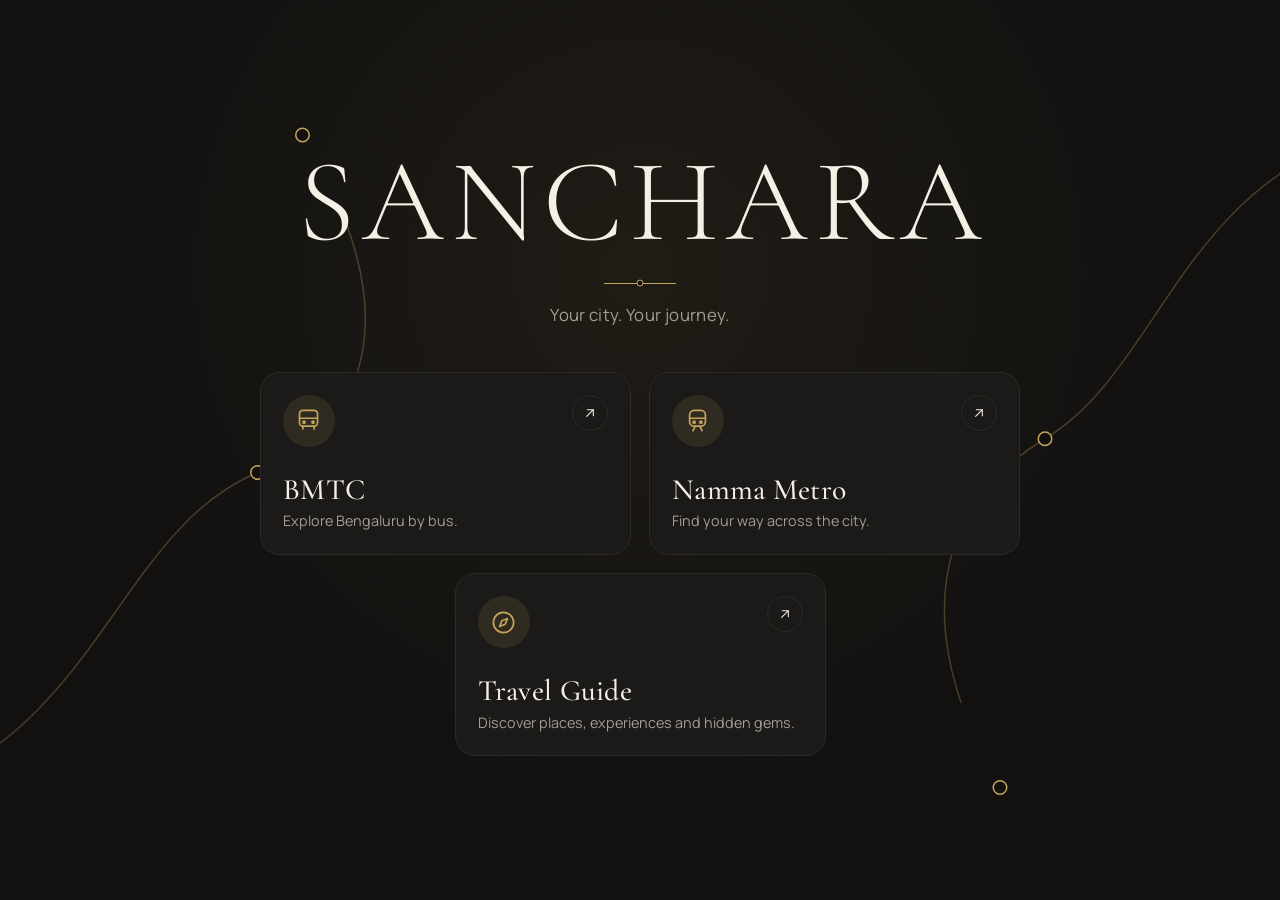
<file: frontend/index.html>
<!DOCTYPE html>
<html lang="en">
<head>
  <meta charset="utf-8">
  <meta name="viewport" content="width=device-width, initial-scale=1, viewport-fit=cover">
  <meta name="theme-color" content="#121110">
  <meta name="description" content="SANCHARA helps you move around Bengaluru by bus and metro, and discover the city as a visitor.">
  <title>SANCHARA | Your city. Your journey.</title>

  <link rel="preconnect" href="https://fonts.googleapis.com">
  <link rel="preconnect" href="https://fonts.gstatic.com" crossorigin>
  <link rel="stylesheet" href="https://fonts.googleapis.com/css2?family=Cormorant+Garamond:wght@300;400;500&family=Manrope:wght@400;500;600&display=swap">
  <link rel="stylesheet" href="css/landing.css">
  <link rel="stylesheet" href="bmtc/css/bus-animations.css">
</head>
<body>

  <!-- Decorative route lines. Purely visual, hidden from assistive tech. -->
  <div class="routes" aria-hidden="true">
    <svg viewBox="0 0 1200 800" preserveAspectRatio="xMidYMid slice" focusable="false">
      <path class="route" pathLength="1" d="M -40 700 C 120 640, 140 470, 260 420 S 380 250, 300 120"/>
      <path class="route route--b" pathLength="1" d="M 1240 120 C 1080 170, 1060 330, 960 390 S 840 560, 920 700"/>
      <g class="stops">
        <circle cx="260" cy="420" r="6"/>
        <circle cx="300" cy="120" r="6"/>
        <circle cx="960" cy="390" r="6"/>
        <circle cx="920" cy="700" r="6"/>
      </g>
      <circle class="traveler" r="4.5"/>
      <circle class="traveler traveler--b" r="4.5"/>
    </svg>
  </div>

  <main class="stage">

    <header class="identity">
      <h1 class="wordmark reveal" style="--d:300">SANCHARA</h1>
      <span class="rule reveal" style="--d:520" aria-hidden="true"></span>
      <p class="tagline reveal" style="--d:600">Your city. Your journey.</p>
    </header>

    <!--
      ROUTES: replace the three href values below with the real paths used in your app
      (for example "/bmtc", "/metro", "/travel-guide" if you use a client-side router).
    -->
    <nav class="cards" aria-label="SANCHARA sections">

      <a class="card card--bus reveal" style="--d:800" href="./bmtc/" data-nav>
        <span class="card__icon" aria-hidden="true">
          <svg viewBox="0 0 24 24" fill="none" stroke="currentColor" stroke-width="1.5" stroke-linecap="round" stroke-linejoin="round">
            <rect x="4" y="3" width="16" height="14" rx="3"/>
            <path d="M4 10h16"/>
            <path d="M7 17v2.5M17 17v2.5"/>
            <circle cx="8" cy="13.5" r=".9" fill="currentColor"/>
            <circle cx="16" cy="13.5" r=".9" fill="currentColor"/>
          </svg>
        </span>
        <span class="card__arrow" aria-hidden="true">
          <svg viewBox="0 0 24 24" fill="none" stroke="currentColor" stroke-width="1.6" stroke-linecap="round" stroke-linejoin="round"><path d="M7 17 17 7M8 7h9v9"/></svg>
        </span>
        <span class="card__body">
          <span class="card__title">BMTC</span>
          <span class="card__desc">Explore Bengaluru by bus.</span>
        </span>
      </a>

      <a class="card card--metro reveal" style="--d:950" href="./metro/" data-nav>
        <span class="card__icon" aria-hidden="true">
          <svg viewBox="0 0 24 24" fill="none" stroke="currentColor" stroke-width="1.5" stroke-linecap="round" stroke-linejoin="round">
            <rect x="5" y="3" width="14" height="14" rx="4"/>
            <path d="M5 10h14"/>
            <path d="M8 21l2-4M16 21l-2-4"/>
            <circle cx="9" cy="13.5" r=".9" fill="currentColor"/>
            <circle cx="15" cy="13.5" r=".9" fill="currentColor"/>
          </svg>
        </span>
        <span class="card__arrow" aria-hidden="true">
          <svg viewBox="0 0 24 24" fill="none" stroke="currentColor" stroke-width="1.6" stroke-linecap="round" stroke-linejoin="round"><path d="M7 17 17 7M8 7h9v9"/></svg>
        </span>
        <span class="card__body">
          <span class="card__title">Namma Metro</span>
          <span class="card__desc">Find your way across the city.</span>
        </span>
      </a>

      <a class="card card--guide card--wide reveal" style="--d:1100" href="./travel-guide/" data-nav>
        <span class="card__icon" aria-hidden="true">
          <svg viewBox="0 0 24 24" fill="none" stroke="currentColor" stroke-width="1.5" stroke-linecap="round" stroke-linejoin="round">
            <circle cx="12" cy="12" r="9"/>
            <path class="needle" d="M15.5 8.5 13.5 13.5 8.5 15.5 10.5 10.5Z"/>
          </svg>
        </span>
        <span class="card__arrow" aria-hidden="true">
          <svg viewBox="0 0 24 24" fill="none" stroke="currentColor" stroke-width="1.6" stroke-linecap="round" stroke-linejoin="round"><path d="M7 17 17 7M8 7h9v9"/></svg>
        </span>
        <span class="card__body">
          <span class="card__title">Travel Guide</span>
          <span class="card__desc">Discover places, experiences and hidden gems.</span>
        </span>
      </a>

    </nav>
  </main>

  <script src="bmtc/js/bus-animator.js"></script>
  <script src="js/landing.js" defer></script>
</body>
</html>
</file>
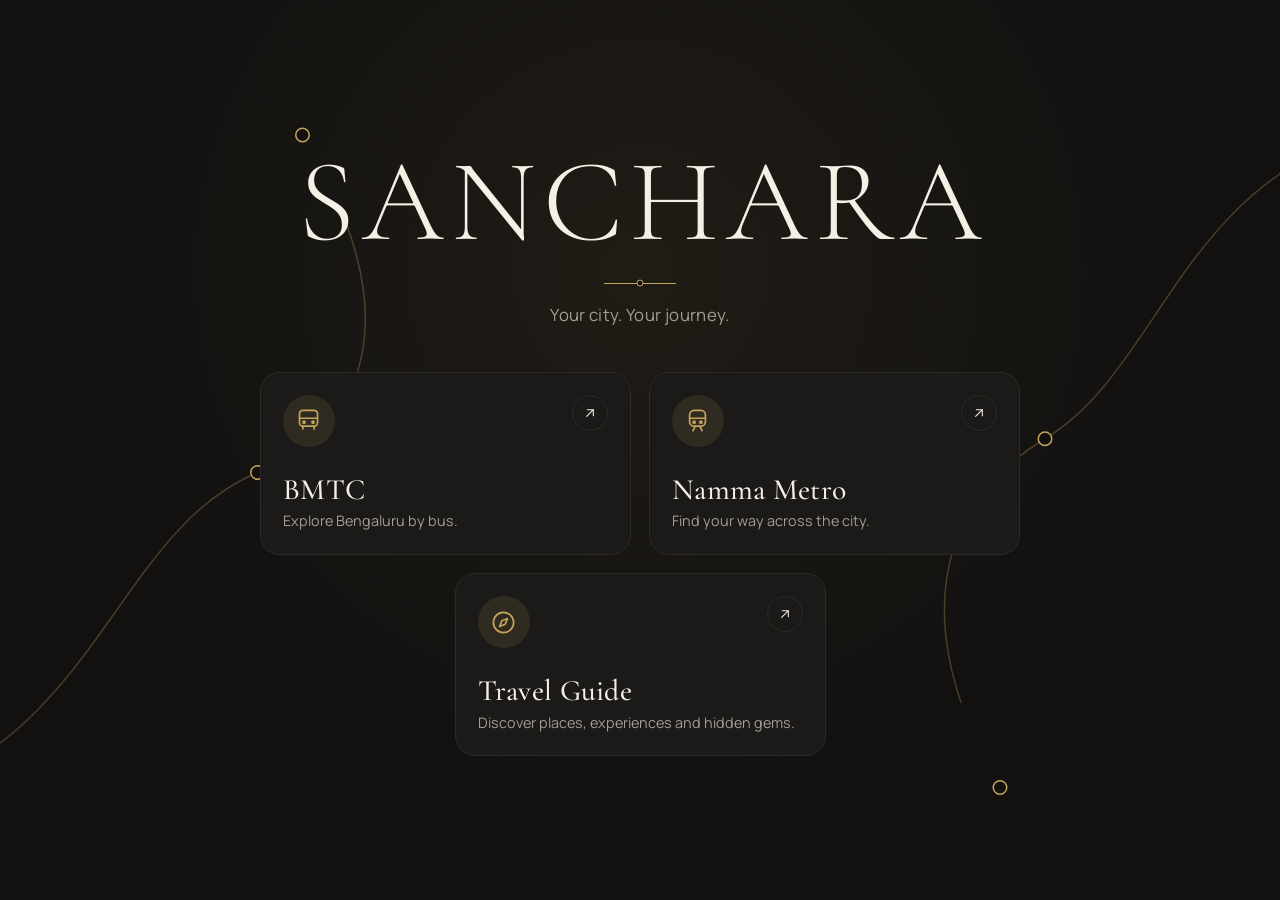
<file: sanchara/index.html>
<!DOCTYPE html>
<html lang="en">
<head>
  <meta charset="utf-8">
  <meta name="viewport" content="width=device-width, initial-scale=1, viewport-fit=cover">
  <meta name="theme-color" content="#121110">
  <meta name="description" content="SANCHARA helps you move around Bengaluru by bus and metro, and discover the city as a visitor.">
  <title>SANCHARA | Your city. Your journey.</title>

  <link rel="preconnect" href="https://fonts.googleapis.com">
  <link rel="preconnect" href="https://fonts.gstatic.com" crossorigin>
  <link rel="stylesheet" href="https://fonts.googleapis.com/css2?family=Cormorant+Garamond:wght@300;400;500&family=Manrope:wght@400;500;600&display=swap">
  <link rel="stylesheet" href="css/landing.css">
</head>
<body>

  <!-- Decorative route lines. Purely visual, hidden from assistive tech. -->
  <div class="routes" aria-hidden="true">
    <svg viewBox="0 0 1200 800" preserveAspectRatio="xMidYMid slice" focusable="false">
      <path class="route" pathLength="1" d="M -40 700 C 120 640, 140 470, 260 420 S 380 250, 300 120"/>
      <path class="route route--b" pathLength="1" d="M 1240 120 C 1080 170, 1060 330, 960 390 S 840 560, 920 700"/>
      <g class="stops">
        <circle cx="260" cy="420" r="6"/>
        <circle cx="300" cy="120" r="6"/>
        <circle cx="960" cy="390" r="6"/>
        <circle cx="920" cy="700" r="6"/>
      </g>
      <circle class="traveler" r="4.5"/>
      <circle class="traveler traveler--b" r="4.5"/>
    </svg>
  </div>

  <main class="stage">

    <header class="identity">
      <h1 class="wordmark reveal" style="--d:300">SANCHARA</h1>
      <span class="rule reveal" style="--d:520" aria-hidden="true"></span>
      <p class="tagline reveal" style="--d:600">Your city. Your journey.</p>
    </header>

    <!--
      ROUTES: replace the three href values below with the real paths used in your app
      (for example "/bmtc", "/metro", "/travel-guide" if you use a client-side router).
    -->
    <nav class="cards" aria-label="SANCHARA sections">

      <a class="card card--bus reveal" style="--d:800" href="./bmtc/" data-nav>
        <span class="card__icon" aria-hidden="true">
          <svg viewBox="0 0 24 24" fill="none" stroke="currentColor" stroke-width="1.5" stroke-linecap="round" stroke-linejoin="round">
            <rect x="4" y="3" width="16" height="14" rx="3"/>
            <path d="M4 10h16"/>
            <path d="M7 17v2.5M17 17v2.5"/>
            <circle cx="8" cy="13.5" r=".9" fill="currentColor"/>
            <circle cx="16" cy="13.5" r=".9" fill="currentColor"/>
          </svg>
        </span>
        <span class="card__arrow" aria-hidden="true">
          <svg viewBox="0 0 24 24" fill="none" stroke="currentColor" stroke-width="1.6" stroke-linecap="round" stroke-linejoin="round"><path d="M7 17 17 7M8 7h9v9"/></svg>
        </span>
        <span class="card__body">
          <span class="card__title">BMTC</span>
          <span class="card__desc">Explore Bengaluru by bus.</span>
        </span>
      </a>

      <a class="card card--metro reveal" style="--d:950" href="./metro/" data-nav>
        <span class="card__icon" aria-hidden="true">
          <svg viewBox="0 0 24 24" fill="none" stroke="currentColor" stroke-width="1.5" stroke-linecap="round" stroke-linejoin="round">
            <rect x="5" y="3" width="14" height="14" rx="4"/>
            <path d="M5 10h14"/>
            <path d="M8 21l2-4M16 21l-2-4"/>
            <circle cx="9" cy="13.5" r=".9" fill="currentColor"/>
            <circle cx="15" cy="13.5" r=".9" fill="currentColor"/>
          </svg>
        </span>
        <span class="card__arrow" aria-hidden="true">
          <svg viewBox="0 0 24 24" fill="none" stroke="currentColor" stroke-width="1.6" stroke-linecap="round" stroke-linejoin="round"><path d="M7 17 17 7M8 7h9v9"/></svg>
        </span>
        <span class="card__body">
          <span class="card__title">Namma Metro</span>
          <span class="card__desc">Find your way across the city.</span>
        </span>
      </a>

      <a class="card card--guide card--wide reveal" style="--d:1100" href="./travel-guide/" data-nav>
        <span class="card__icon" aria-hidden="true">
          <svg viewBox="0 0 24 24" fill="none" stroke="currentColor" stroke-width="1.5" stroke-linecap="round" stroke-linejoin="round">
            <circle cx="12" cy="12" r="9"/>
            <path class="needle" d="M15.5 8.5 13.5 13.5 8.5 15.5 10.5 10.5Z"/>
          </svg>
        </span>
        <span class="card__arrow" aria-hidden="true">
          <svg viewBox="0 0 24 24" fill="none" stroke="currentColor" stroke-width="1.6" stroke-linecap="round" stroke-linejoin="round"><path d="M7 17 17 7M8 7h9v9"/></svg>
        </span>
        <span class="card__body">
          <span class="card__title">Travel Guide</span>
          <span class="card__desc">Discover places, experiences and hidden gems.</span>
        </span>
      </a>

    </nav>
  </main>

  <script src="js/landing.js" defer></script>
</body>
</html>
</file>
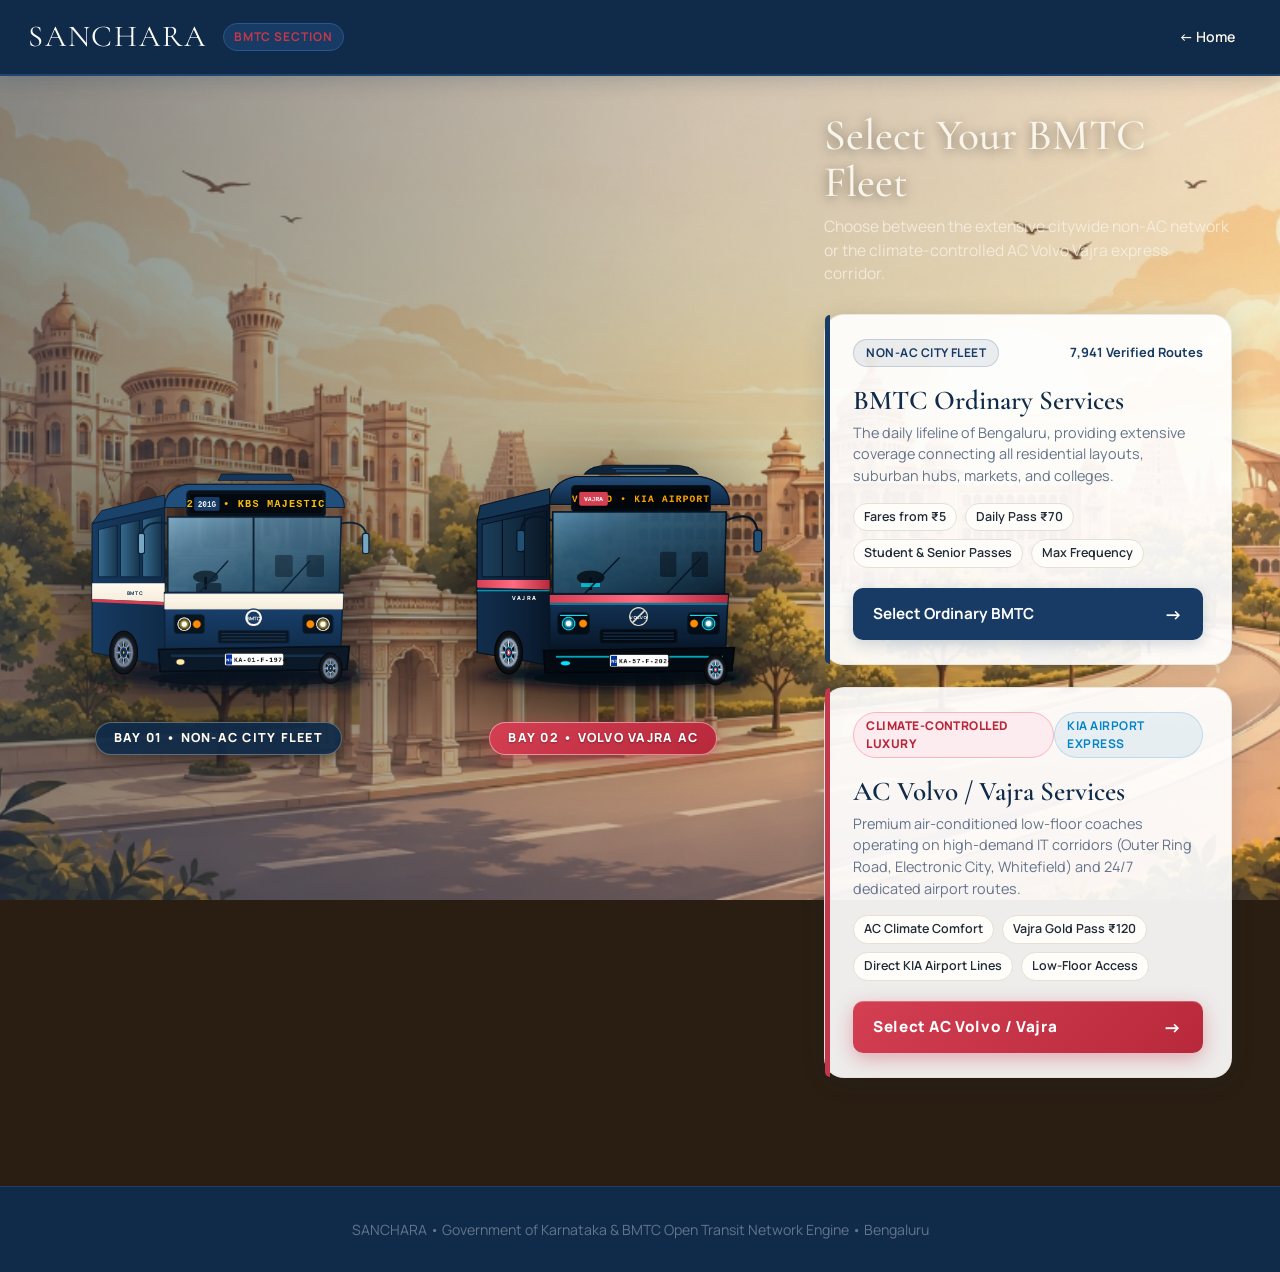
<file: frontend/bmtc/index.html>
<!DOCTYPE html>
<html lang="en">
<head>
  <meta charset="utf-8">
  <meta name="viewport" content="width=device-width, initial-scale=1, viewport-fit=cover">
  <meta name="theme-color" content="#102B49">
  <title>SANCHARA | BMTC Fleet Selection</title>

  <!-- Typography -->
  <link rel="preconnect" href="https://fonts.googleapis.com">
  <link rel="preconnect" href="https://fonts.gstatic.com" crossorigin>
  <link rel="stylesheet" href="https://fonts.googleapis.com/css2?family=Cormorant+Garamond:wght@300;400;500;600;700&family=Manrope:wght@400;500;600;700;800&display=swap">
  
  <!-- Design System Stylesheets -->
  <link rel="stylesheet" href="css/bmtc-common.css">
  <link rel="stylesheet" href="css/service-selection.css">
  <link rel="stylesheet" href="css/bus-animations.css">
</head>
<body>

  <!-- Top Navigation Header -->
  <header class="sanchara-header">
    <a href="../" class="brand-group">
      <span class="brand-logo-text">SANCHARA</span>
      <span class="brand-section-badge">BMTC Section</span>
    </a>
    <nav class="header-nav">
      <a href="../" class="nav-link-btn">← Home</a>
    </nav>
  </header>

  <!-- ============================================================
       KARNATAKA HERITAGE BACKGROUND (Kolam / Rangoli Motif Layer)
       Inspired by traditional South Indian Kolam loops in rich crimson
       ============================================================ -->
  <div class="page-heritage-decor" aria-hidden="true">
    <!-- Top Center Heritage Kolam Mandala -->
    <div class="heritage-top-kolam">
      <svg viewBox="0 0 440 380" fill="none" xmlns="http://www.w3.org/2000/svg" class="kolam-svg-art">
        <!-- Central Bindu Dots Grid -->
        <g fill="#882232">
          <circle cx="220" cy="35" r="4.5"/>
          <circle cx="185" cy="70" r="4.5"/><circle cx="255" cy="70" r="4.5"/>
          <circle cx="150" cy="105" r="4.5"/><circle cx="220" cy="105" r="4.5"/><circle cx="290" cy="105" r="4.5"/>
          <circle cx="115" cy="140" r="4.5"/><circle cx="185" cy="140" r="4.5"/><circle cx="255" cy="140" r="4.5"/><circle cx="325" cy="140" r="4.5"/>
          <circle cx="80" cy="175" r="4.5"/><circle cx="150" cy="175" r="4.5"/><circle cx="220" cy="175" r="4.5"/><circle cx="290" cy="175" r="4.5"/><circle cx="360" cy="175" r="4.5"/>
          <circle cx="115" cy="210" r="4.5"/><circle cx="185" cy="210" r="4.5"/><circle cx="255" cy="210" r="4.5"/><circle cx="325" cy="210" r="4.5"/>
          <circle cx="150" cy="245" r="4.5"/><circle cx="220" cy="245" r="4.5"/><circle cx="290" cy="245" r="4.5"/>
          <circle cx="185" cy="280" r="4.5"/><circle cx="255" cy="280" r="4.5"/>
          <circle cx="220" cy="315" r="4.5"/>
          <circle cx="220" cy="10" r="4"/>
          <circle cx="45" cy="175" r="4"/><circle cx="395" cy="175" r="4"/>
          <circle cx="220" cy="345" r="4"/><circle cx="220" cy="370" r="3.5"/>
        </g>
        <!-- Interlaced Loops in Royal Crimson-Maroon -->
        <g stroke="#882232" stroke-width="4.2" stroke-linecap="round" stroke-linejoin="round">
          <path d="M 115,140 L 255,280"/>
          <path d="M 80,175 L 220,315"/>
          <path d="M 150,105 L 290,245"/>
          <path d="M 185,70 L 325,210"/>

          <path d="M 255,70 L 115,210"/>
          <path d="M 290,105 L 150,245"/>
          <path d="M 325,140 L 185,280"/>
          <path d="M 360,175 L 220,315"/>

          <!-- Perimeter Loops -->
          <path d="M 185,70 C 170,45 190,18 220,18 C 250,18 270,45 255,70"/>
          <path d="M 220,18 C 210,4 230,4 220,18"/>

          <path d="M 150,105 C 120,80 90,110 115,140"/>
          <path d="M 115,140 C 75,120 48,155 58,175 C 68,195 105,190 115,175"/>
          <path d="M 115,210 C 85,235 115,265 150,245"/>

          <path d="M 290,105 C 320,80 350,110 325,140"/>
          <path d="M 325,140 C 365,120 392,155 382,175 C 372,195 335,190 325,175"/>
          <path d="M 325,210 C 355,235 325,265 290,245"/>

          <!-- Bottom Teardrop Pendant Loops -->
          <path d="M 185,280 C 165,305 190,335 220,335 C 250,335 275,305 255,280"/>
          <path d="M 205,330 C 190,352 215,368 220,358 C 225,368 250,352 235,330"/>
          <path d="M 215,355 C 205,372 235,380 220,368"/>
          <path d="M 220,368 C 225,380 235,372 225,355"/>

          <!-- Inner woven arches -->
          <path d="M 185,140 Q 220,105 255,140 Q 290,175 255,210 Q 220,245 185,210 Q 150,175 185,140 Z"/>
          <path d="M 220,105 Q 255,70 290,105 Q 325,140 290,175 Q 255,210 220,175 Q 185,140 220,105 Z"/>
          <path d="M 150,175 Q 185,140 220,175 Q 255,210 220,245 Q 185,280 150,245 Q 115,210 150,175 Z"/>
        </g>
      </svg>
    </div>

    <!-- Corner Loops -->
    <div class="heritage-corner-kolam corner-top-left">
      <svg viewBox="0 0 160 160" fill="none" xmlns="http://www.w3.org/2000/svg">
        <g stroke="#882232" stroke-width="3.5" fill="none">
          <circle cx="35" cy="35" r="4" fill="#882232"/>
          <circle cx="75" cy="35" r="4" fill="#882232"/>
          <circle cx="35" cy="75" r="4" fill="#882232"/>
          <path d="M 15,35 C 15,15 55,15 55,35 C 55,55 95,55 95,35"/>
          <path d="M 35,15 C 55,15 55,55 35,55 C 15,55 15,95 35,95"/>
          <path d="M 20,20 Q 55,55 90,20"/>
        </g>
      </svg>
    </div>
    <div class="heritage-corner-kolam corner-top-right">
      <svg viewBox="0 0 160 160" fill="none" xmlns="http://www.w3.org/2000/svg">
        <g stroke="#882232" stroke-width="3.5" fill="none">
          <circle cx="35" cy="35" r="4" fill="#882232"/>
          <circle cx="75" cy="35" r="4" fill="#882232"/>
          <circle cx="35" cy="75" r="4" fill="#882232"/>
          <path d="M 15,35 C 15,15 55,15 55,35 C 55,55 95,55 95,35"/>
          <path d="M 35,15 C 55,15 55,55 35,55 C 15,55 15,95 35,95"/>
          <path d="M 20,20 Q 55,55 90,20"/>
        </g>
      </svg>
    </div>
  </div>

  <main class="selection-screen">
    
    <!-- Split Layout: 2 Buses Parked Side-by-Side on LEFT | Independent Options on RIGHT -->
    <div class="selection-split-layout">
      
      <!-- ========================================================
           LEFT SIDE: TERMINAL APRON WITH 2 SIDE-BY-SIDE PARKED BUSES
           ======================================================== -->
      <section class="depot-terminal-apron" aria-label="BMTC Fleet Depot Bays">

        <!-- Side-by-Side Buses Assembly (Clean stage, no box) -->
        <div class="parking-bays-assembly">
          
          <!-- Bay 01: BMTC Ordinary Bus (Left Bay) — SVG inlined so CSS can animate .bus-wheel-group -->
          <div id="busLaneOrdinary" class="bus-parking-lane lane-ordinary" title="Click to board BMTC Ordinary">
            <div class="headlight-beam-overlay beam-ordinary"></div>
            <svg xmlns="http://www.w3.org/2000/svg" viewBox="0 0 540 440" class="parked-bus-svg" role="img" aria-label="BMTC Ordinary City Bus 3/4 Front Perspective">
              <defs>
                <linearGradient id="ordFrontGrad" x1="0%" y1="0%" x2="0%" y2="100%">
                  <stop offset="0%"   stop-color="#1E4B7A"/>
                  <stop offset="40%"  stop-color="#173B64"/>
                  <stop offset="100%" stop-color="#102B49"/>
                </linearGradient>
                <linearGradient id="ordSideGrad" x1="100%" y1="0%" x2="0%" y2="0%">
                  <stop offset="0%"   stop-color="#102B49"/>
                  <stop offset="60%"  stop-color="#143456"/>
                  <stop offset="100%" stop-color="#173B64"/>
                </linearGradient>
                <linearGradient id="ordCreamGrad" x1="0%" y1="0%" x2="0%" y2="100%">
                  <stop offset="0%"   stop-color="#FFF9EF"/>
                  <stop offset="100%" stop-color="#F5EDDC"/>
                </linearGradient>
                <linearGradient id="ordGlassGrad" x1="0%" y1="0%" x2="100%" y2="100%">
                  <stop offset="0%"   stop-color="#89BEDE" stop-opacity="0.85"/>
                  <stop offset="30%"  stop-color="#5590B6" stop-opacity="0.75"/>
                  <stop offset="70%"  stop-color="#316182" stop-opacity="0.85"/>
                  <stop offset="100%" stop-color="#193B54" stop-opacity="0.95"/>
                </linearGradient>
                <linearGradient id="ordSideGlass" x1="100%" y1="0%" x2="0%" y2="0%">
                  <stop offset="0%"   stop-color="#17354C" stop-opacity="0.9"/>
                  <stop offset="100%" stop-color="#3B7396" stop-opacity="0.85"/>
                </linearGradient>
                <radialGradient id="ordHeadlightGlow" cx="50%" cy="50%" r="50%">
                  <stop offset="0%"   stop-color="#FFFCE0" stop-opacity="1"/>
                  <stop offset="40%"  stop-color="#FFDD70" stop-opacity="0.8"/>
                  <stop offset="100%" stop-color="#FFB800" stop-opacity="0"/>
                </radialGradient>
                <filter id="busGroundShadow" x="-10%" y="-20%" width="120%" height="150%">
                  <feGaussianBlur stdDeviation="9" result="blur"/>
                  <feColorMatrix type="matrix" values="0 0 0 0 0.05  0 0 0 0 0.1  0 0 0 0 0.18  0 0 0 0 0.45 0"/>
                </filter>
              </defs>
              <polygon points="50,385 240,400 480,395 510,380 430,365 140,365" fill="#0A1828" filter="url(#busGroundShadow)"/>
              <ellipse cx="320" cy="386" rx="160" ry="12" fill="#060F1A" opacity="0.6"/>
              <g id="ordinaryBus3Q">
                <polygon points="70,140 185,115 185,365 70,345" fill="url(#ordSideGrad)" stroke="#0D233A" stroke-width="2"/>
                <polygon points="70,140 185,115 185,95 85,120"  fill="#1B426B"              stroke="#0D233A" stroke-width="1.5"/>
                <polygon points="80,150 110,143 110,225 80,225"   fill="url(#ordSideGlass)" stroke="#0D233A" stroke-width="1.5"/>
                <polygon points="115,142 145,135 145,225 115,225" fill="url(#ordSideGlass)" stroke="#0D233A" stroke-width="1.5"/>
                <polygon points="150,134 180,127 180,225 150,225" fill="url(#ordSideGlass)" stroke="#0D233A" stroke-width="1.5"/>
                <polygon points="70,235 185,235 185,265 70,260"  fill="url(#ordCreamGrad)"/>
                <polygon points="70,260 185,265 185,270 70,265"  fill="#D43F52"/>
                <text x="125" y="254" font-family="'Manrope',sans-serif" font-size="8" font-weight="800" fill="#173B64" letter-spacing="1">BMTC</text>
                <!-- Rear Wheel Assembly (Perspective-locked tire + smooth rotating spoke disc) -->
                <g class="bus-wheel-assembly">
                  <!-- Outer rubber tire casing (stationary in perspective: no wobble) -->
                  <ellipse cx="120" cy="345" rx="22" ry="34" fill="#12151B" stroke="#090B0E" stroke-width="2"/>
                  <ellipse cx="120" cy="345" rx="18" ry="28" fill="#181D26"/>
                  <!-- Rotating inner spoke disc (perspective foreshortened via scale(0.647, 1)) -->
                  <g transform="translate(120, 345) scale(0.647, 1)">
                    <g class="bus-wheel-spinner">
                      <!-- Steel rim disc -->
                      <circle cx="0" cy="0" r="23" fill="#718294" stroke="#4A5568" stroke-width="1.8"/>
                      <circle cx="0" cy="0" r="18" fill="#5A6778"/>
                      <!-- 6 ventilation / cooling rim slots -->
                      <circle cx="0" cy="-12" r="3.2" fill="#12151B"/>
                      <circle cx="10.4" cy="-6" r="3.2" fill="#12151B"/>
                      <circle cx="10.4" cy="6" r="3.2" fill="#12151B"/>
                      <circle cx="0" cy="12" r="3.2" fill="#12151B"/>
                      <circle cx="-10.4" cy="6" r="3.2" fill="#12151B"/>
                      <circle cx="-10.4" cy="-6" r="3.2" fill="#12151B"/>
                      <!-- Radial steel spokes -->
                      <line x1="0" y1="-18" x2="0" y2="18" stroke="#8FA2B4" stroke-width="2.2" stroke-linecap="round"/>
                      <line x1="-18" y1="0" x2="18" y2="0" stroke="#8FA2B4" stroke-width="2.2" stroke-linecap="round"/>
                      <line x1="-13" y1="-13" x2="13" y2="13" stroke="#8FA2B4" stroke-width="2" stroke-linecap="round"/>
                      <line x1="13" y1="-13" x2="-13" y2="13" stroke="#8FA2B4" stroke-width="2" stroke-linecap="round"/>
                      <!-- Heavy BMTC central hub cap with lug bolts -->
                      <circle cx="0" cy="0" r="9" fill="#173B64" stroke="#C5D5E5" stroke-width="1.2"/>
                      <circle cx="0" cy="0" r="4.5" fill="#0D233A"/>
                      <circle cx="0" cy="0" r="2" fill="#FFC107"/>
                    </g>
                  </g>
                </g>
                <!-- Roof & headsign -->
                <path d="M 185,115 Q 185,85 220,78 L 430,78 Q 470,85 470,115 L 185,115 Z" fill="#204E7D" stroke="#0D233A" stroke-width="2"/>
                <path d="M 270,72 L 390,72 L 385,62 L 275,62 Z" fill="#153658" stroke="#0D233A" stroke-width="1.5"/>
                <rect x="220" y="88" width="220" height="42" rx="6" fill="#081018" stroke="#0D233A" stroke-width="2"/>
                <rect x="226" y="94" width="208" height="30" rx="3" fill="#04090F"/>
                <text x="330" y="114" font-family="'Courier New',monospace" font-size="16" font-weight="900" fill="#FFC107" text-anchor="middle" letter-spacing="2">201G • KBS MAJESTIC</text>
                <rect x="232" y="98" width="40" height="22" rx="3" fill="#173B64"/>
                <text x="252" y="114" font-family="'Courier New',monospace" font-size="12" font-weight="900" fill="#FFF" text-anchor="middle">201G</text>
                <!-- Windshield -->
                <path d="M 190,130 L 465,130 L 462,250 L 190,250 Z" fill="url(#ordGlassGrad)" stroke="#0D233A" stroke-width="2.5"/>
                <line x1="326" y1="130" x2="326" y2="250" stroke="#0D233A" stroke-width="3"/>
                <ellipse cx="250" cy="225" rx="20" ry="10" fill="#081420" opacity="0.7"/>
                <line x1="250" y1="225" x2="250" y2="245" stroke="#081420" stroke-width="4"/>
                <rect  x="235" y="235" width="40" height="15" rx="3" fill="#081420" opacity="0.6"/>
                <rect  x="360" y="190" width="28" height="35" rx="4" fill="#081420" opacity="0.45"/>
                <rect  x="410" y="190" width="28" height="35" rx="4" fill="#081420" opacity="0.45"/>
                <line x1="240" y1="250" x2="285" y2="200" stroke="#0D233A" stroke-width="2.5" stroke-linecap="round"/>
                <line x1="370" y1="250" x2="415" y2="200" stroke="#0D233A" stroke-width="2.5" stroke-linecap="round"/>
                <!-- Lower fascia -->
                <polygon points="185,250 468,250 464,340 185,345" fill="url(#ordFrontGrad)" stroke="#0D233A" stroke-width="2.5"/>
                <polygon points="185,252 468,252 467,276 185,276" fill="url(#ordCreamGrad)" stroke="#E6DFD2" stroke-width="1"/>
                <circle cx="326" cy="290" r="14" fill="#FFF9EF" stroke="#173B64" stroke-width="2"/>
                <circle cx="326" cy="290" r="10" fill="#173B64"/>
                <text x="326" y="294" font-family="'Manrope',sans-serif" font-size="8" font-weight="900" fill="#FFF" text-anchor="middle">BMTC</text>
                <rect x="270" y="310" width="112" height="20" rx="3" fill="#0A1624" stroke="#0D233A" stroke-width="1.5"/>
                <line x1="275" y1="315" x2="377" y2="315" stroke="#1B3856" stroke-width="1.5"/>
                <line x1="275" y1="320" x2="377" y2="320" stroke="#1B3856" stroke-width="1.5"/>
                <line x1="275" y1="325" x2="377" y2="325" stroke="#1B3856" stroke-width="1.5"/>
                <!-- Headlights -->
                <rect x="200" y="285" width="48" height="30" rx="5" fill="#081420" stroke="#0D233A" stroke-width="1.5"/>
                <circle cx="216" cy="300" r="10" fill="url(#ordHeadlightGlow)" stroke="#FFF" stroke-width="1.5"/>
                <circle cx="216" cy="300" r="4"  fill="#FFF"/>
                <circle cx="236" cy="300" r="6"  fill="#FF8C00" stroke="#CC7000" stroke-width="1"/>
                <rect x="404" y="285" width="48" height="30" rx="5" fill="#081420" stroke="#0D233A" stroke-width="1.5"/>
                <circle cx="436" cy="300" r="10" fill="url(#ordHeadlightGlow)" stroke="#FFF" stroke-width="1.5"/>
                <circle cx="436" cy="300" r="4"  fill="#FFF"/>
                <circle cx="416" cy="300" r="6"  fill="#FF8C00" stroke="#CC7000" stroke-width="1"/>
                <!-- Bumper -->
                <polygon points="175,340 478,335 474,372 178,375" fill="#0A1828" stroke="#050C14" stroke-width="2.5"/>
                <rect x="195" y="348" width="265" height="4" fill="#204060" opacity="0.6"/>
                <ellipse cx="210" cy="360" rx="7" ry="5" fill="#FFEAA7" stroke="#333" stroke-width="1"/>
                <ellipse cx="442" cy="358" rx="7" ry="5" fill="#FFEAA7" stroke="#333" stroke-width="1"/>
                <rect x="280" y="346" width="94" height="20" rx="3" fill="#FFF" stroke="#222" stroke-width="1.5"/>
                <rect x="282" y="348" width="10" height="16" fill="#003399"/>
                <text x="287" y="359" font-family="'Manrope',sans-serif" font-size="6" font-weight="800" fill="#FFF" text-anchor="middle">IND</text>
                <text x="337" y="360" font-family="'Courier New',monospace" font-size="10" font-weight="900" fill="#111" text-anchor="middle" letter-spacing="1">KA-01-F-1974</text>
                <!-- Front Wheel Assembly (Perspective-locked tire + smooth rotating spoke disc) -->
                <g class="bus-wheel-assembly">
                  <ellipse cx="448" cy="370" rx="18" ry="24" fill="#12151B" stroke="#090B0E" stroke-width="2"/>
                  <ellipse cx="448" cy="370" rx="14.5" ry="19.5" fill="#181D26"/>
                  <g transform="translate(448, 370) scale(0.75, 1)">
                    <g class="bus-wheel-spinner">
                      <circle cx="0" cy="0" r="16" fill="#718294" stroke="#4A5568" stroke-width="1.5"/>
                      <circle cx="0" cy="0" r="12.5" fill="#5A6778"/>
                      <!-- Ventilation rim holes -->
                      <circle cx="0" cy="-8.5" r="2.2" fill="#12151B"/>
                      <circle cx="7.4" cy="-4.2" r="2.2" fill="#12151B"/>
                      <circle cx="7.4" cy="4.2" r="2.2" fill="#12151B"/>
                      <circle cx="0" cy="8.5" r="2.2" fill="#12151B"/>
                      <circle cx="-7.4" cy="4.2" r="2.2" fill="#12151B"/>
                      <circle cx="-7.4" cy="-4.2" r="2.2" fill="#12151B"/>
                      <!-- Radial spokes -->
                      <line x1="0" y1="-12.5" x2="0" y2="12.5" stroke="#8FA2B4" stroke-width="1.8" stroke-linecap="round"/>
                      <line x1="-12.5" y1="0" x2="12.5" y2="0" stroke="#8FA2B4" stroke-width="1.8" stroke-linecap="round"/>
                      <line x1="-9" y1="-9" x2="9" y2="9" stroke="#8FA2B4" stroke-width="1.5" stroke-linecap="round"/>
                      <line x1="9" y1="-9" x2="-9" y2="9" stroke="#8FA2B4" stroke-width="1.5" stroke-linecap="round"/>
                      <!-- Hub cap -->
                      <circle cx="0" cy="0" r="6.5" fill="#173B64" stroke="#C5D5E5" stroke-width="1"/>
                      <circle cx="0" cy="0" r="3" fill="#0D233A"/>
                      <circle cx="0" cy="0" r="1.5" fill="#FFC107"/>
                    </g>
                  </g>
                </g>
                <!-- Mirrors -->
                <path d="M 188,140 Q 155,135 150,155 L 150,185" fill="none" stroke="#0D233A" stroke-width="3" stroke-linecap="round"/>
                <rect x="142" y="155" width="12" height="34" rx="4" fill="#0D233A"/>
                <rect x="144" y="157" width="8"  height="30" rx="2" fill="#78A8C4"/>
                <path d="M 466,140 Q 498,135 504,155 L 504,185" fill="none" stroke="#0D233A" stroke-width="3" stroke-linecap="round"/>
                <rect x="498" y="155" width="12" height="34" rx="4" fill="#0D233A"/>
                <rect x="500" y="157" width="8"  height="30" rx="2" fill="#78A8C4"/>
              </g>
            </svg>
            <div class="bay-tag-badge">Bay 01 • Non-AC City Fleet</div>
          </div>

          <!-- Bay 02: AC Volvo / Vajra Bus (Right Bay) — SVG inlined so CSS can animate .bus-wheel-group -->
          <div id="busLaneVajra" class="bus-parking-lane lane-vajra" title="Click to board AC Volvo Vajra">
            <div class="headlight-beam-overlay beam-vajra"></div>
            <svg xmlns="http://www.w3.org/2000/svg" viewBox="0 0 540 440" class="parked-bus-svg" role="img" aria-label="BMTC AC Volvo Vajra 3/4 Front Perspective">
              <defs>
                <linearGradient id="vajFrontGrad" x1="0%" y1="0%" x2="0%" y2="100%">
                  <stop offset="0%"   stop-color="#16385D"/>
                  <stop offset="35%"  stop-color="#102B49"/>
                  <stop offset="70%"  stop-color="#0B1F35"/>
                  <stop offset="100%" stop-color="#061322"/>
                </linearGradient>
                <linearGradient id="vajSideGrad" x1="100%" y1="0%" x2="0%" y2="0%">
                  <stop offset="0%"   stop-color="#081728"/>
                  <stop offset="50%"  stop-color="#0E243E"/>
                  <stop offset="100%" stop-color="#122E4D"/>
                </linearGradient>
                <linearGradient id="vajRoofGrad" x1="0%" y1="0%" x2="0%" y2="100%">
                  <stop offset="0%"   stop-color="#234E7A"/>
                  <stop offset="100%" stop-color="#0F2844"/>
                </linearGradient>
                <linearGradient id="vajGlassGrad" x1="0%" y1="0%" x2="100%" y2="100%">
                  <stop offset="0%"   stop-color="#5692B8" stop-opacity="0.9"/>
                  <stop offset="30%"  stop-color="#2D6284" stop-opacity="0.85"/>
                  <stop offset="70%"  stop-color="#183E58" stop-opacity="0.92"/>
                  <stop offset="100%" stop-color="#0B1E2E" stop-opacity="0.98"/>
                </linearGradient>
                <linearGradient id="vajSideGlass" x1="100%" y1="0%" x2="0%" y2="0%">
                  <stop offset="0%"   stop-color="#0A1826" stop-opacity="0.96"/>
                  <stop offset="100%" stop-color="#1C405C" stop-opacity="0.9"/>
                </linearGradient>
                <radialGradient id="vajXenonGlow" cx="50%" cy="50%" r="50%">
                  <stop offset="0%"   stop-color="#FFFFFF"  stop-opacity="1"/>
                  <stop offset="45%"  stop-color="#60E8FF"  stop-opacity="0.85"/>
                  <stop offset="100%" stop-color="#00A2C7"  stop-opacity="0"/>
                </radialGradient>
                <linearGradient id="vajCoralTrim" x1="0%" y1="0%" x2="100%" y2="0%">
                  <stop offset="0%"   stop-color="#D43F52"/>
                  <stop offset="50%"  stop-color="#FF6B81"/>
                  <stop offset="100%" stop-color="#B8283B"/>
                </linearGradient>
                <filter id="busGroundShadowVaj" x="-10%" y="-20%" width="120%" height="150%">
                  <feGaussianBlur stdDeviation="9" result="blur"/>
                  <feColorMatrix type="matrix" values="0 0 0 0 0.03  0 0 0 0 0.08  0 0 0 0 0.15  0 0 0 0 0.5 0"/>
                </filter>
              </defs>
              <polygon points="50,385 240,400 480,395 510,380 430,365 140,365" fill="#06101C" filter="url(#busGroundShadowVaj)"/>
              <ellipse cx="320" cy="386" rx="160" ry="12" fill="#040A12" opacity="0.7"/>
              <g id="vajraBus3Q">
                <polygon points="70,135 185,110 185,365 70,345"  fill="url(#vajSideGrad)" stroke="#06121E" stroke-width="2"/>
                <polygon points="70,135 185,110 185,85 75,112"   fill="#143454"            stroke="#06121E" stroke-width="1.5"/>
                <polygon points="78,142 180,120 180,225 78,225"  fill="url(#vajSideGlass)" stroke="#06121E" stroke-width="1.5"/>
                <line x1="110" y1="135" x2="110" y2="225" stroke="#071320" stroke-width="2"/>
                <line x1="145" y1="128" x2="145" y2="225" stroke="#071320" stroke-width="2"/>
                <polygon points="70,230 185,230 185,245 70,242" fill="url(#vajCoralTrim)"/>
                <line x1="70" y1="247" x2="185" y2="247" stroke="#00E5FF" stroke-width="1.5" opacity="0.8"/>
                <text x="125" y="262" font-family="'Manrope',sans-serif" font-size="9" font-weight="900" fill="#FFF" letter-spacing="2">VAJRA</text>
                <!-- Vajra Rear Wheel Assembly (Perspective-locked tire + alloy spoke disc) -->
                <g class="bus-wheel-assembly">
                  <ellipse cx="120" cy="345" rx="22" ry="34" fill="#0C0E12" stroke="#040608" stroke-width="2"/>
                  <ellipse cx="120" cy="345" rx="18" ry="28" fill="#141820"/>
                  <g transform="translate(120, 345) scale(0.647, 1)">
                    <g class="bus-wheel-spinner">
                      <!-- Machined alloy rim -->
                      <circle cx="0" cy="0" r="23" fill="#8FA2B4" stroke="#48596B" stroke-width="1.8"/>
                      <circle cx="0" cy="0" r="18" fill="#687888"/>
                      <!-- Volvo ventilation spoke cutouts -->
                      <circle cx="0" cy="-12" r="3.2" fill="#0C0E12"/>
                      <circle cx="10.4" cy="-6" r="3.2" fill="#0C0E12"/>
                      <circle cx="10.4" cy="6" r="3.2" fill="#0C0E12"/>
                      <circle cx="0" cy="12" r="3.2" fill="#0C0E12"/>
                      <circle cx="-10.4" cy="6" r="3.2" fill="#0C0E12"/>
                      <circle cx="-10.4" cy="-6" r="3.2" fill="#0C0E12"/>
                      <!-- Alloy spokes -->
                      <line x1="0" y1="-18" x2="0" y2="18" stroke="#CFD9E3" stroke-width="2.4" stroke-linecap="round"/>
                      <line x1="-18" y1="0" x2="18" y2="0" stroke="#CFD9E3" stroke-width="2.4" stroke-linecap="round"/>
                      <line x1="-13" y1="-13" x2="13" y2="13" stroke="#B0C2D2" stroke-width="2" stroke-linecap="round"/>
                      <line x1="13" y1="-13" x2="-13" y2="13" stroke="#B0C2D2" stroke-width="2" stroke-linecap="round"/>
                      <!-- Center Hub (Volvo Coral Trim) -->
                      <circle cx="0" cy="0" r="9" fill="#102B49" stroke="#00E5FF" stroke-width="1.2"/>
                      <circle cx="0" cy="0" r="5" fill="#D43F52"/>
                      <circle cx="0" cy="0" r="2" fill="#FFF"/>
                    </g>
                  </g>
                </g>
                <!-- Roof & headsign -->
                <path d="M 185,110 Q 185,75 225,66 L 425,66 Q 470,75 470,110 L 185,110 Z" fill="url(#vajRoofGrad)" stroke="#071524" stroke-width="2"/>
                <path d="M 240,62 Q 250,48 280,48 L 380,48 Q 410,48 420,62 Z" fill="#0D243A" stroke="#071524" stroke-width="1.5"/>
                <line x1="285" y1="53" x2="375" y2="53" stroke="#2D5C88" stroke-width="1.5"/>
                <line x1="290" y1="57" x2="370" y2="57" stroke="#2D5C88" stroke-width="1.5"/>
                <rect x="220" y="80" width="220" height="42" rx="6" fill="#040A12" stroke="#071524" stroke-width="2"/>
                <rect x="226" y="86" width="208" height="30" rx="3" fill="#02050A"/>
                <text x="330" y="106" font-family="'Courier New',monospace" font-size="15" font-weight="900" fill="#FFA500" text-anchor="middle" letter-spacing="2">V-500D • KIA AIRPORT</text>
                <rect x="232" y="90" width="45" height="22" rx="3" fill="#D43F52"/>
                <text x="254.5" y="105" font-family="'Courier New',monospace" font-size="10" font-weight="900" fill="#FFF" text-anchor="middle">VAJRA</text>
                <!-- Windshield -->
                <path d="M 190,122 L 465,122 L 462,252 L 190,252 Z" fill="url(#vajGlassGrad)" stroke="#071524" stroke-width="2.5"/>
                <ellipse cx="250" cy="226" rx="22" ry="11" fill="#040B12" opacity="0.8"/>
                <line x1="250" y1="226" x2="250" y2="246" stroke="#040B12" stroke-width="4"/>
                <rect x="235" y="235" width="30" height="6" rx="1" fill="#00E5FF" opacity="0.7"/>
                <rect x="360" y="185" width="26" height="40" rx="4" fill="#040B12" opacity="0.5"/>
                <rect x="410" y="185" width="26" height="40" rx="4" fill="#040B12" opacity="0.5"/>
                <line x1="240" y1="252" x2="295" y2="195" stroke="#071524" stroke-width="2.5" stroke-linecap="round"/>
                <line x1="370" y1="252" x2="425" y2="195" stroke="#071524" stroke-width="2.5" stroke-linecap="round"/>
                <!-- Lower fascia -->
                <polygon points="185,252 468,252 464,342 185,347"  fill="url(#vajFrontGrad)"  stroke="#071524" stroke-width="2.5"/>
                <polygon points="185,254 468,254 467,266 185,266"  fill="url(#vajCoralTrim)"/>
                <line x1="185" y1="268" x2="467" y2="268" stroke="#00E5FF" stroke-width="1.5" opacity="0.8"/>
                <circle cx="326" cy="288" r="14" fill="#102B49" stroke="#E6DFD2" stroke-width="2"/>
                <line x1="316" y1="298" x2="336" y2="278" stroke="#E6DFD2" stroke-width="2.5"/>
                <text x="326" y="292" font-family="'Manrope',sans-serif" font-size="7" font-weight="900" fill="#FFF" text-anchor="middle" letter-spacing="1">VOLVO</text>
                <rect x="265" y="308" width="122" height="22" rx="4" fill="#040B12" stroke="#071524" stroke-width="1.5"/>
                <line x1="270" y1="314" x2="382" y2="314" stroke="#143454" stroke-width="1.5"/>
                <line x1="270" y1="319" x2="382" y2="319" stroke="#143454" stroke-width="1.5"/>
                <line x1="270" y1="324" x2="382" y2="324" stroke="#143454" stroke-width="1.5"/>
                <!-- Headlights -->
                <rect x="198" y="282" width="50" height="34" rx="6" fill="#040C16" stroke="#071524" stroke-width="1.5"/>
                <circle cx="215" cy="299" r="10" fill="url(#vajXenonGlow)" stroke="#00E5FF" stroke-width="1.5"/>
                <circle cx="215" cy="299" r="4"  fill="#FFF"/>
                <path d="M 202,286 L 244,286" stroke="#00E5FF" stroke-width="2" stroke-linecap="round"/>
                <circle cx="238" cy="299" r="6"  fill="#FF8C00" stroke="#CC7000" stroke-width="1"/>
                <rect x="404" y="282" width="50" height="34" rx="6" fill="#040C16" stroke="#071524" stroke-width="1.5"/>
                <circle cx="437" cy="299" r="10" fill="url(#vajXenonGlow)" stroke="#00E5FF" stroke-width="1.5"/>
                <circle cx="437" cy="299" r="4"  fill="#FFF"/>
                <path d="M 408,286 L 450,286" stroke="#00E5FF" stroke-width="2" stroke-linecap="round"/>
                <circle cx="414" cy="299" r="6"  fill="#FF8C00" stroke="#CC7000" stroke-width="1"/>
                <!-- Bumper -->
                <polygon points="175,342 478,337 474,374 178,377" fill="#040A12" stroke="#02060A" stroke-width="2.5"/>
                <rect x="195" y="350" width="265" height="3" fill="#00E5FF" opacity="0.7"/>
                <ellipse cx="210" cy="362" rx="8" ry="4" fill="#00E5FF" stroke="#040A12" stroke-width="1"/>
                <ellipse cx="442" cy="360" rx="8" ry="4" fill="#00E5FF" stroke="#040A12" stroke-width="1"/>
                <rect x="280" y="348" width="94" height="20" rx="3" fill="#FFF" stroke="#111" stroke-width="1.5"/>
                <rect x="282" y="350" width="10" height="16" fill="#003399"/>
                <text x="287" y="361" font-family="'Manrope',sans-serif" font-size="6" font-weight="800" fill="#FFF" text-anchor="middle">IND</text>
                <text x="337" y="362" font-family="'Courier New',monospace" font-size="10" font-weight="900" fill="#111" text-anchor="middle" letter-spacing="1">KA-57-F-2024</text>
                <!-- Vajra Front Wheel Assembly -->
                <g class="bus-wheel-assembly">
                  <ellipse cx="448" cy="372" rx="18" ry="24" fill="#0C0E12" stroke="#040608" stroke-width="2"/>
                  <ellipse cx="448" cy="372" rx="14.5" ry="19.5" fill="#141820"/>
                  <g transform="translate(448, 372) scale(0.75, 1)">
                    <g class="bus-wheel-spinner">
                      <circle cx="0" cy="0" r="16" fill="#8FA2B4" stroke="#48596B" stroke-width="1.5"/>
                      <circle cx="0" cy="0" r="12.5" fill="#687888"/>
                      <!-- Spoke vents -->
                      <circle cx="0" cy="-8.5" r="2.2" fill="#0C0E12"/>
                      <circle cx="7.4" cy="-4.2" r="2.2" fill="#0C0E12"/>
                      <circle cx="7.4" cy="4.2" r="2.2" fill="#0C0E12"/>
                      <circle cx="0" cy="8.5" r="2.2" fill="#0C0E12"/>
                      <circle cx="-7.4" cy="4.2" r="2.2" fill="#0C0E12"/>
                      <circle cx="-7.4" cy="-4.2" r="2.2" fill="#0C0E12"/>
                      <!-- Radial alloy spokes -->
                      <line x1="0" y1="-12.5" x2="0" y2="12.5" stroke="#CFD9E3" stroke-width="2" stroke-linecap="round"/>
                      <line x1="-12.5" y1="0" x2="12.5" y2="0" stroke="#CFD9E3" stroke-width="2" stroke-linecap="round"/>
                      <line x1="-9" y1="-9" x2="9" y2="9" stroke="#B0C2D2" stroke-width="1.5" stroke-linecap="round"/>
                      <line x1="9" y1="-9" x2="-9" y2="9" stroke="#B0C2D2" stroke-width="1.5" stroke-linecap="round"/>
                      <!-- Hub cap with Volvo Coral trim -->
                      <circle cx="0" cy="0" r="6.5" fill="#102B49" stroke="#00E5FF" stroke-width="1"/>
                      <circle cx="0" cy="0" r="3.5" fill="#D43F52"/>
                      <circle cx="0" cy="0" r="1.5" fill="#FFF"/>
                    </g>
                  </g>
                </g>
                <!-- Mirrors -->
                <path d="M 188,135 Q 145,118 140,150 L 140,185" fill="none" stroke="#071524" stroke-width="3.5" stroke-linecap="round"/>
                <rect x="132" y="150" width="14" height="36" rx="5" fill="#071524"/>
                <rect x="134" y="152" width="10" height="32" rx="3" fill="#205074"/>
                <path d="M 466,135 Q 508,118 514,150 L 514,185" fill="none" stroke="#071524" stroke-width="3.5" stroke-linecap="round"/>
                <rect x="508" y="150" width="14" height="36" rx="5" fill="#071524"/>
                <rect x="510" y="152" width="10" height="32" rx="3" fill="#205074"/>
              </g>
            </svg>
            <div class="bay-tag-badge bay-tag-vajra">Bay 02 • Volvo Vajra AC</div>
          </div>

        </div>

        </section>

      <!-- ========================================================
           RIGHT SIDE: INDEPENDENT SERVICE SELECTION AREA
           ======================================================== -->
      <section class="service-selection-panel" aria-label="Service Selection Options">
        
        <div class="selection-intro-heading">
          <h1>Select Your BMTC Fleet</h1>
          <p>Choose between the extensive citywide non-AC network or the climate-controlled AC Volvo Vajra express corridor.</p>
        </div>

        <!-- Option 1: ORDINARY BMTC Card & Button -->
        <div id="cardOrdinary" class="service-option-card">
          <div class="option-badge-row">
            <span class="badge badge-ordinary">Non-AC City Fleet</span>
            <span style="font-size:0.8rem; font-weight:700; color:var(--navy);">7,941 Verified Routes</span>
          </div>

          <div>
            <h2 class="service-title-text">BMTC Ordinary Services</h2>
            <p class="service-subtitle-text">
              The daily lifeline of Bengaluru, providing extensive coverage connecting all residential layouts, suburban hubs, markets, and colleges.
            </p>
          </div>

          <div class="service-specs-row">
            <span class="spec-pill">Fares from ₹5</span>
            <span class="spec-pill">Daily Pass ₹70</span>
            <span class="spec-pill">Student & Senior Passes</span>
            <span class="spec-pill">Max Frequency</span>
          </div>

          <!-- Independent Action Button for Ordinary BMTC -->
          <button id="btnOrdinary" class="btn-service-action btn-ordinary-fleet" type="button">
            <span>Select Ordinary BMTC</span>
            <span class="btn-arrow-glyph">→</span>
          </button>
        </div>

        <!-- Option 2: AC VOLVO / VAJRA Card & Button -->
        <div id="cardVajra" class="service-option-card card-vajra">
          <div class="option-badge-row">
            <span class="badge badge-vajra">Climate-Controlled Luxury</span>
            <span class="badge badge-vayu">KIA Airport Express</span>
          </div>

          <div>
            <h2 class="service-title-text">AC Volvo / Vajra Services</h2>
            <p class="service-subtitle-text">
              Premium air-conditioned low-floor coaches operating on high-demand IT corridors (Outer Ring Road, Electronic City, Whitefield) and 24/7 dedicated airport routes.
            </p>
          </div>

          <div class="service-specs-row">
            <span class="spec-pill">AC Climate Comfort</span>
            <span class="spec-pill">Vajra Gold Pass ₹120</span>
            <span class="spec-pill">Direct KIA Airport Lines</span>
            <span class="spec-pill">Low-Floor Access</span>
          </div>

          <!-- Independent Action Button for AC Volvo -->
          <button id="btnVajra" class="btn-service-action btn-vajra-fleet" type="button">
            <span>Select AC Volvo / Vajra</span>
            <span class="btn-arrow-glyph">→</span>
          </button>
        </div>

      </section>

    </div>

  </main>

  <!-- ============================================================
       TRADITIONAL KARNATAKA PALACE / SAREE BORDER STRIP
       Running continuously across the page bottom (matching reference art)
       ============================================================ -->
  <div class="heritage-bottom-border-strip" aria-hidden="true">
    <svg xmlns="http://www.w3.org/2000/svg" width="100%" height="96" class="heritage-border-svg" preserveAspectRatio="none">
      <defs>
        <pattern id="karnatakaPalaceBorder" width="160" height="96" patternUnits="userSpaceOnUse">
          <!-- Deep Royal Maroon Base Band -->
          <rect width="160" height="96" fill="#721E29"/>

          <!-- 1. Top Lotus Petal / Temple Crest Dentils -->
          <g fill="#FBF6EE">
            <polygon points="0,7 4,0 8,7 12,0 16,7 20,0 24,7 28,0 32,7 36,0 40,7 44,0 48,7 52,0 56,7 60,0 64,7 68,0 72,7 76,0 80,7 84,0 88,7 92,0 96,7 100,0 104,7 108,0 112,7 116,0 120,7 124,0 128,7 132,0 136,7 140,0 144,7 148,0 152,7 156,0 160,7"/>
          </g>

          <!-- 2. Pearl Beads Row -->
          <g fill="#FBF6EE">
            <circle cx="8" cy="12" r="1.8"/><circle cx="24" cy="12" r="1.8"/><circle cx="40" cy="12" r="1.8"/><circle cx="56" cy="12" r="1.8"/>
            <circle cx="72" cy="12" r="1.8"/><circle cx="88" cy="12" r="1.8"/><circle cx="104" cy="12" r="1.8"/><circle cx="120" cy="12" r="1.8"/>
            <circle cx="136" cy="12" r="1.8"/><circle cx="152" cy="12" r="1.8"/>
          </g>

          <!-- Gold rule lines -->
          <line x1="0" y1="16" x2="160" y2="16" stroke="#E2C17D" stroke-width="1.2"/>
          <line x1="0" y1="19" x2="160" y2="19" stroke="#FBF6EE" stroke-width="0.8"/>

          <!-- 3. Geometric Temple Rosette Blocks -->
          <g fill="#FBF6EE" stroke="#E2C17D" stroke-width="0.8">
            <rect x="6" y="22" width="8" height="8" rx="1"/>
            <rect x="26" y="22" width="8" height="8" rx="1"/>
            <rect x="46" y="22" width="8" height="8" rx="1"/>
            <rect x="66" y="22" width="8" height="8" rx="1"/>
            <rect x="86" y="22" width="8" height="8" rx="1"/>
            <rect x="106" y="22" width="8" height="8" rx="1"/>
            <rect x="126" y="22" width="8" height="8" rx="1"/>
            <rect x="146" y="22" width="8" height="8" rx="1"/>
          </g>
          <g fill="#721E29">
            <circle cx="10" cy="26" r="1.8"/><circle cx="30" cy="26" r="1.8"/><circle cx="50" cy="26" r="1.8"/><circle cx="70" cy="26" r="1.8"/>
            <circle cx="90" cy="26" r="1.8"/><circle cx="110" cy="26" r="1.8"/><circle cx="130" cy="26" r="1.8"/><circle cx="150" cy="26" r="1.8"/>
          </g>

          <!-- Divider rules -->
          <line x1="0" y1="33" x2="160" y2="33" stroke="#E2C17D" stroke-width="1.5"/>
          <line x1="0" y1="36" x2="160" y2="36" stroke="#FBF6EE" stroke-width="0.9"/>

          <!-- 4. TRADITIONAL FLORAL CREEPER VINE (KODI / VALLARI MEANDER) -->
          <path d="M 0,56 C 20,40 40,40 60,56 C 80,72 100,72 120,56 C 140,40 160,40 180,56"
                fill="none" stroke="#E2C17D" stroke-width="2.6" stroke-linecap="round"/>
          <path d="M 0,56 C 20,40 40,40 60,56 C 80,72 100,72 120,56 C 140,40 160,40 180,56"
                fill="none" stroke="#FBF6EE" stroke-width="1.2" stroke-linecap="round"/>

          <!-- 5-Petal Blossoms at crests and troughs -->
          <g transform="translate(30, 42)">
            <circle cx="0" cy="0" r="4.2" fill="#E2C17D"/>
            <circle cx="0" cy="0" r="2.2" fill="#721E29"/>
            <circle cx="0" cy="-6" r="2.5" fill="#FBF6EE"/>
            <circle cx="5.7" cy="-1.8" r="2.5" fill="#FBF6EE"/>
            <circle cx="3.5" cy="4.8" r="2.5" fill="#FBF6EE"/>
            <circle cx="-3.5" cy="4.8" r="2.5" fill="#FBF6EE"/>
            <circle cx="-5.7" cy="-1.8" r="2.5" fill="#FBF6EE"/>
          </g>

          <g transform="translate(90, 70)">
            <circle cx="0" cy="0" r="4.2" fill="#E2C17D"/>
            <circle cx="0" cy="0" r="2.2" fill="#721E29"/>
            <circle cx="0" cy="-6" r="2.5" fill="#FBF6EE"/>
            <circle cx="5.7" cy="-1.8" r="2.5" fill="#FBF6EE"/>
            <circle cx="3.5" cy="4.8" r="2.5" fill="#FBF6EE"/>
            <circle cx="-3.5" cy="4.8" r="2.5" fill="#FBF6EE"/>
            <circle cx="-5.7" cy="-1.8" r="2.5" fill="#FBF6EE"/>
          </g>

          <g transform="translate(150, 42)">
            <circle cx="0" cy="0" r="4.2" fill="#E2C17D"/>
            <circle cx="0" cy="0" r="2.2" fill="#721E29"/>
            <circle cx="0" cy="-6" r="2.5" fill="#FBF6EE"/>
            <circle cx="5.7" cy="-1.8" r="2.5" fill="#FBF6EE"/>
            <circle cx="3.5" cy="4.8" r="2.5" fill="#FBF6EE"/>
            <circle cx="-3.5" cy="4.8" r="2.5" fill="#FBF6EE"/>
            <circle cx="-5.7" cy="-1.8" r="2.5" fill="#FBF6EE"/>
          </g>

          <!-- Delicate Leaf Sprigs and Tendrils -->
          <g fill="#E2C17D">
            <path d="M 12,50 Q 8,43 14,41 Q 18,46 12,50 Z"/>
            <path d="M 48,50 Q 52,43 46,41 Q 42,46 48,50 Z"/>
            <path d="M 72,62 Q 68,69 74,71 Q 78,66 72,62 Z"/>
            <path d="M 108,62 Q 112,69 106,71 Q 102,66 108,62 Z"/>
            <path d="M 132,50 Q 128,43 134,41 Q 138,46 132,50 Z"/>
          </g>
          <g fill="#FBF6EE">
            <circle cx="6" cy="62" r="1.5"/><circle cx="18" cy="60" r="1.5"/>
            <circle cx="66" cy="50" r="1.5"/><circle cx="78" cy="52" r="1.5"/>
            <circle cx="126" cy="62" r="1.5"/><circle cx="138" cy="60" r="1.5"/>
          </g>

          <!-- 5. Lower Separator Rules -->
          <line x1="0" y1="78" x2="160" y2="78" stroke="#FBF6EE" stroke-width="1"/>
          <line x1="0" y1="81" x2="160" y2="81" stroke="#E2C17D" stroke-width="1.5"/>

          <!-- 6. Bottom Diamond Lattice Band -->
          <path d="M 0,88 L 10,83 L 20,88 L 30,83 L 40,88 L 50,83 L 60,88 L 70,83 L 80,88 L 90,83 L 100,88 L 110,83 L 120,88 L 130,83 L 140,88 L 150,83 L 160,88 L 150,93 L 140,88 L 130,93 L 120,88 L 110,93 L 100,88 L 90,93 L 80,88 L 70,93 L 60,88 L 50,93 L 40,88 L 30,93 L 20,88 L 10,93 Z"
                fill="none" stroke="#FBF6EE" stroke-width="1.2"/>
          <line x1="0" y1="95" x2="160" y2="95" stroke="#E2C17D" stroke-width="1.5"/>
        </pattern>
      </defs>
      <rect width="100%" height="96" fill="url(#karnatakaPalaceBorder)"/>
    </svg>
  </div>

  <footer class="sanchara-footer">
    <p>SANCHARA • Government of Karnataka & BMTC Open Transit Network Engine • Bengaluru</p>
  </footer>

  <!-- Bus Animator must load before Service Selection so departure overlay works -->
  <script src="js/bus-animator.js"></script>
  <script src="js/service-selection.js"></script>
</body>
</html>
</file>
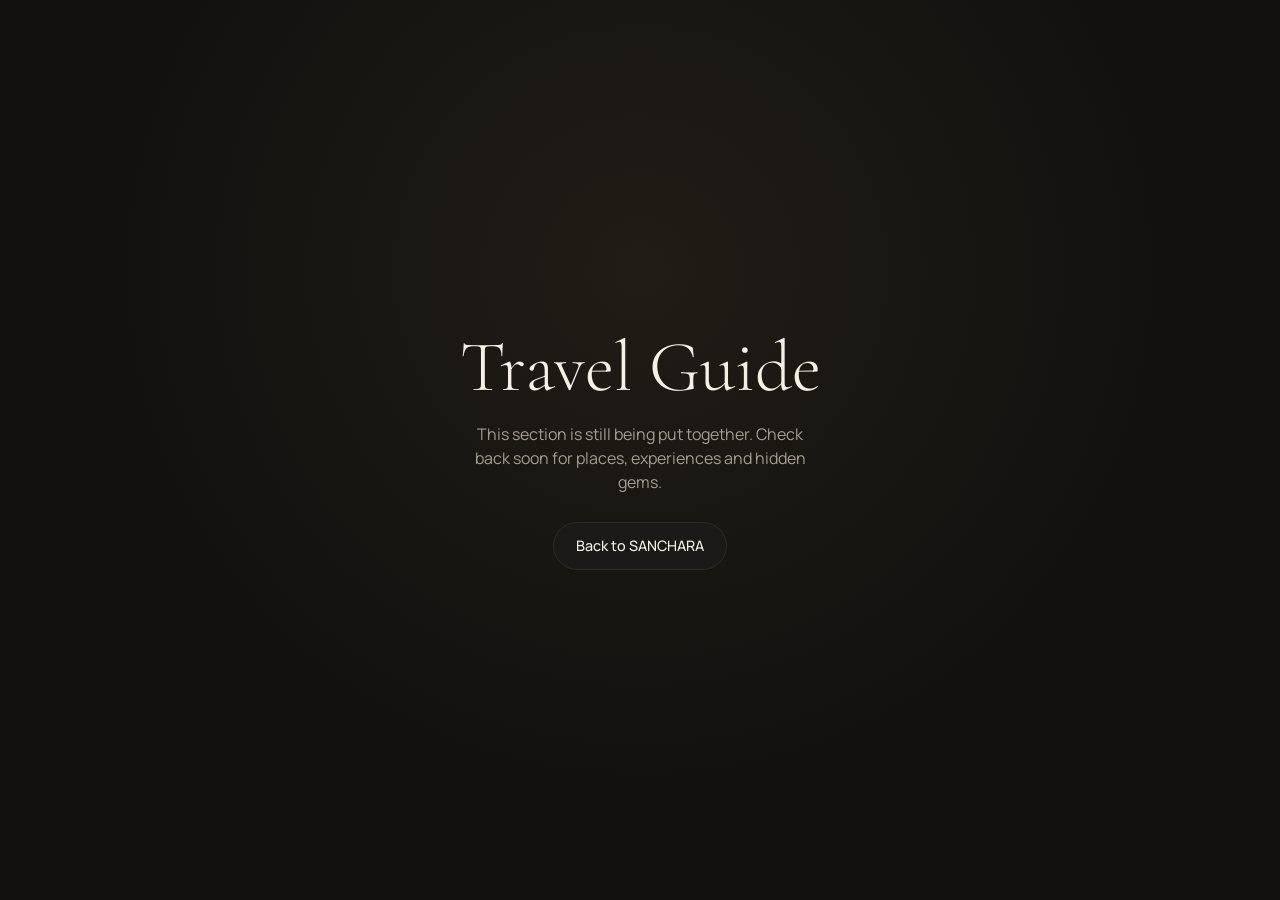
<file: frontend/travel-guide/index.html>
<!DOCTYPE html>
<html lang="en">
<head>
  <meta charset="utf-8">
  <meta name="viewport" content="width=device-width, initial-scale=1, viewport-fit=cover">
  <meta name="theme-color" content="#F7F5EF">
  <title>Travel Guide | SANCHARA</title>

  <link rel="preconnect" href="https://fonts.googleapis.com">
  <link rel="preconnect" href="https://fonts.gstatic.com" crossorigin>
  <link rel="stylesheet" href="https://fonts.googleapis.com/css2?family=Cormorant+Garamond:wght@300;400;500&family=Manrope:wght@400;500;600&display=swap">
  <link rel="stylesheet" href="../css/landing.css">
</head>
<body>
  <!-- Temporary page. Replace with the real Travel Guide when it is ready. -->
  <main class="stage placeholder">
    <h1 class="reveal" style="--d:100">Travel Guide</h1>
    <p class="reveal" style="--d:250">This section is still being put together. Check back soon for places, experiences and hidden gems.</p>
    <a class="back-link reveal" style="--d:400" href="../">Back to SANCHARA</a>
  </main>
</body>
</html>
</file>
<file: frontend/css/landing.css>
/* ==========================================================================
   Sanchara landing page (dark theme, fits the viewport with no scrolling)
   ========================================================================== */

:root {
  --bg: #121110;
  --card: #1B1A18;
  --text: #F4F0E6;
  --muted: #A39E91;
  --line: #2D2B27;
  --gold: #C5A45D;
  --gold-pale: #E8D9B5;

  --font-display: "Cormorant Garamond", "Iowan Old Style", "Palatino Linotype", Georgia, serif;
  --font-ui: "Manrope", system-ui, -apple-system, "Segoe UI", Roboto, sans-serif;

  --ease: cubic-bezier(.22, .8, .24, 1);
  --card-gap: clamp(12px, 2vh, 20px);
}

*,
*::before,
*::after { box-sizing: border-box; }

html {
  -webkit-text-size-adjust: 100%;
  height: 100%;
  overflow: hidden;
  color-scheme: dark;
}

body {
  margin: 0;
  height: 100%;
  overflow: hidden;
  background:
    radial-gradient(ellipse at 50% 30%, rgba(197, 164, 93, .08), transparent 60%),
    var(--bg);
  color: var(--text);
  font-family: var(--font-ui);
  line-height: 1.5;
  -webkit-font-smoothing: antialiased;
}

/* Safety net: on extremely short screens, allow scrolling rather than clipping */
@media (max-height: 400px) {
  html, body { overflow-y: auto; }
  .stage { height: auto; min-height: 100%; }
}

/* ---------- Layout ---------- */

.stage {
  position: relative;
  z-index: 1;
  height: 100vh;
  height: 100svh;
  display: flex;
  flex-direction: column;
  align-items: center;
  justify-content: center;
  gap: clamp(20px, 5vh, 64px);
  padding:
    max(clamp(16px, 3.5vh, 48px), env(safe-area-inset-top))
    max(20px, env(safe-area-inset-right))
    max(clamp(16px, 3.5vh, 48px), env(safe-area-inset-bottom))
    max(20px, env(safe-area-inset-left));
  transition: opacity .32s ease, transform .32s ease;
}

/* ---------- Identity ---------- */

.identity {
  display: flex;
  flex-direction: column;
  align-items: center;
  text-align: center;
}

.wordmark {
  margin: 0;
  font-family: var(--font-display);
  font-weight: 300;
  font-size: clamp(2.75rem, min(12vw, 13vh), 7.5rem);
  line-height: 1;
  letter-spacing: .06em;
  padding-left: .06em; /* optically recentres the trailing letter-spacing */
  color: var(--text);
}

.rule {
  position: relative;
  display: block;
  width: 72px;
  height: 1px;
  margin: clamp(12px, 2.6vh, 22px) 0 clamp(10px, 2vh, 18px);
  background: var(--gold);
}
.rule::after {
  content: "";
  position: absolute;
  left: 50%;
  top: 50%;
  width: 7px;
  height: 7px;
  border-radius: 50%;
  background: var(--bg);
  border: 1px solid var(--gold);
  transform: translate(-50%, -50%);
}

.tagline {
  margin: 0;
  font-size: clamp(.9rem, 2.2vw, 1.05rem);
  font-weight: 400;
  letter-spacing: .02em;
  color: var(--muted);
}

/* ---------- Cards ---------- */

.cards {
  width: 100%;
  max-width: 760px;
  display: grid;
  grid-template-columns: repeat(2, minmax(0, 1fr));
  gap: var(--card-gap);
}

/* Travel Guide sits centred beneath the first row */
.card--wide {
  grid-column: 1 / -1;
  justify-self: center;
  width: calc(50% - (var(--card-gap) / 2));
}

.card {
  display: grid;
  grid-template-columns: 1fr auto;
  grid-template-areas:
    "icon  arrow"
    "body  body";
  align-content: space-between;
  gap: clamp(14px, 3vh, 32px) 12px;
  min-height: clamp(112px, 21vh, 176px);
  padding: clamp(16px, 2.6vh, 22px);
  border: 1px solid var(--line);
  border-radius: 20px;
  background: var(--card);
  color: inherit;
  text-decoration: none;
  -webkit-tap-highlight-color: transparent;
  transition:
    transform .35s var(--ease),
    box-shadow .35s var(--ease),
    border-color .25s ease;
}

.card__icon {
  grid-area: icon;
  justify-self: start;
  display: grid;
  place-items: center;
  width: clamp(40px, 6vh, 52px);
  height: clamp(40px, 6vh, 52px);
  border-radius: 50%;
  background: rgba(197, 164, 93, .12);
  color: var(--gold);
  transition: background-color .3s ease;
}
.card__icon svg { width: 52%; height: 52%; transition: transform .45s var(--ease); }

.card__arrow {
  grid-area: arrow;
  display: grid;
  place-items: center;
  width: 36px;
  height: 36px;
  border: 1px solid var(--line);
  border-radius: 50%;
  color: var(--text);
  transition: background-color .3s ease, color .3s ease, border-color .3s ease;
}
.card__arrow svg { width: 16px; height: 16px; transition: transform .35s var(--ease); }

.card__body { grid-area: body; display: flex; flex-direction: column; gap: 4px; }

.card__title {
  font-family: var(--font-display);
  font-size: clamp(1.45rem, 3.4vh, 1.85rem);
  font-weight: 500;
  line-height: 1.1;
  letter-spacing: .01em;
}

.card__desc {
  font-size: .9rem;
  color: var(--muted);
}

.needle { transform-box: fill-box; transform-origin: center; transition: transform .7s var(--ease); }

.card:focus-visible {
  outline: 2px solid var(--gold);
  outline-offset: 4px;
}

@media (hover: hover) {
  .card:hover {
    transform: translateY(-4px);
    border-color: var(--gold);
    box-shadow: 0 18px 32px -18px rgba(0, 0, 0, .7);
  }
  .card:hover .card__icon { background: rgba(197, 164, 93, .22); }
  .card:hover .card__arrow { background: var(--gold); border-color: var(--gold); color: #171717; }
  .card:hover .card__arrow svg { transform: translate(2px, -2px); }

  .card--bus:hover   .card__icon svg { transform: translateY(-2px) rotate(-4deg); }
  .card--metro:hover .card__icon svg { transform: translateX(3px); }
  .card--guide:hover .needle         { transform: rotate(50deg); }
}

.card:active { transform: translateY(-1px) scale(.99); }

/* ---------- Background route lines ---------- */

.routes {
  position: fixed;
  inset: 0;
  z-index: 0;
  overflow: hidden;
  pointer-events: none;
}
.routes svg { width: 100%; height: 100%; display: block; }

.route {
  fill: none;
  stroke: rgba(197, 164, 93, .3);
  stroke-width: 1.5;
  stroke-linecap: round;
  vector-effect: non-scaling-stroke;
  stroke-dasharray: 1;
  stroke-dashoffset: 1;
  animation: draw 2.6s var(--ease) .2s forwards;
}
.route--b { animation-delay: .5s; }

.stops circle {
  fill: var(--bg);
  stroke: var(--gold);
  stroke-width: 1.5;
  vector-effect: non-scaling-stroke;
  opacity: 0;
  animation: fade-in .8s ease 2s forwards;
}

.traveler { fill: var(--gold); opacity: 0; }

@supports (offset-path: path("M0 0 L1 1")) {
  .traveler {
    offset-path: path("M -40 700 C 120 640, 140 470, 260 420 S 380 250, 300 120");
    offset-rotate: 0deg;
    animation: travel 16s linear 3.2s infinite;
  }
  .traveler--b {
    offset-path: path("M 1240 120 C 1080 170, 1060 330, 960 390 S 840 560, 920 700");
    animation-delay: 7s;
  }
}

/* ---------- Motion ---------- */

/* "backwards" so hover transforms still work after the entrance finishes */
.reveal {
  animation: rise .9s var(--ease) backwards;
  animation-delay: calc(var(--d, 0) * 1ms);
}

@keyframes rise {
  from { opacity: 0; transform: translateY(16px); }
  to   { opacity: 1; transform: none; }
}
@keyframes draw    { to { stroke-dashoffset: 0; } }
@keyframes fade-in { to { opacity: 1; } }
@keyframes travel {
  0%   { offset-distance: 0%;   opacity: 0; }
  8%   { opacity: 1; }
  92%  { opacity: 1; }
  100% { offset-distance: 100%; opacity: 0; }
}

body.is-leaving .stage {
  opacity: 0;
  transform: translateY(-8px);
}

/* ---------- Responsive ---------- */

/* Phones: one column */
@media (max-width: 640px) {
  .cards { grid-template-columns: 1fr; max-width: 420px; }
  .card--wide { width: 100%; }
  .routes { opacity: .6; }
}

/* Phones and short windows: compact horizontal cards so everything fits */
@media (max-width: 640px), (max-height: 560px) {
  .card {
    grid-template-columns: auto 1fr auto;
    grid-template-areas: "icon body arrow";
    align-items: center;
    align-content: center;
    gap: 16px;
    min-height: 0;
    padding: 14px 16px;
  }
  .card__icon { justify-self: auto; }
  .card__title { font-size: 1.4rem; }
  .card__desc { font-size: .85rem; line-height: 1.35; }
}

/* ---------- Reduced motion ---------- */

@media (prefers-reduced-motion: reduce) {
  *,
  *::before,
  *::after {
    animation: none !important;
    transition-duration: .01ms !important;
  }
  .route { stroke-dashoffset: 0; }
  .stops circle { opacity: 1; }
  .traveler { display: none; }
}

/* ---------- Placeholder page (travel-guide/index.html) ---------- */

.placeholder { text-align: center; gap: 16px; }
.placeholder h1 {
  margin: 0;
  font-family: var(--font-display);
  font-weight: 300;
  font-size: clamp(2.5rem, 8vw, 4.5rem);
  line-height: 1.05;
}
.placeholder p { margin: 0; max-width: 34ch; color: var(--muted); }

.back-link {
  margin-top: 12px;
  padding: 12px 22px;
  border: 1px solid var(--line);
  border-radius: 999px;
  background: var(--card);
  color: var(--text);
  font-size: .9rem;
  font-weight: 500;
  text-decoration: none;
  transition: border-color .25s ease, transform .3s var(--ease);
}
.back-link:hover { border-color: var(--gold); transform: translateY(-2px); }
.back-link:focus-visible { outline: 2px solid var(--gold); outline-offset: 4px; }
</file>
<file: frontend/bmtc/css/bus-animations.css>
/* ==========================================================================
   SANCHARA - SIGNATURE CINEMATIC BUS TRANSITION  (Phase 3 - Urban Streetscape)
   • Landing → BMTC: sweeping bus with road corridor enters, parks, then screen
     dissolves into the service selection screen.
   • Service-selection departure: selected bus only accelerates forward with
     animated Bengaluru street environment, buildings scrolling past the window.
   Two separate overlay contexts are supported via modifier classes:
     .bus-transition-overlay           – landing → selection sweep
     .bus-transition-overlay.is-vajra  – swap bus SVG to Vajra, cyan palette
   ========================================================================== */

/* ============================================================
   FULLSCREEN TRANSIT CORRIDOR OVERLAY
   ============================================================ */
.bus-transition-overlay {
  position: fixed;
  inset: 0;
  z-index: 99999;
  display: flex;
  flex-direction: column;
  justify-content: center;
  align-items: center;
  /* Dark Bengaluru night sky — same for ordinary and Vajra */
  background:
    radial-gradient(ellipse at 50% 35%, #0F2D1E 0%, #081B12 50%, #030C07 100%);
  opacity: 0;
  pointer-events: none;
  transition: opacity 0.35s cubic-bezier(0.16, 1, 0.3, 1);
  overflow: hidden;
}

/* Night sky for Vajra (same dark background) */
.bus-transition-overlay.is-vajra {
  background:
    radial-gradient(ellipse at 50% 35%, #0F2D1E 0%, #081B12 50%, #030C07 100%);
}

.bus-transition-overlay.is-active {
  opacity: 1;
  pointer-events: all;
}

/* ── Atmospheric glow (bokeh overlay) ──────────────────────────────────── */
.bus-transition-overlay::before {
  content: "";
  position: absolute;
  inset: 0;
  background:
    radial-gradient(ellipse at 20% 70%, rgba(217, 118, 98, 0.07) 0%, transparent 50%),
    radial-gradient(ellipse at 80% 40%, rgba(255, 193, 7, 0.05) 0%, transparent 45%),
    linear-gradient(to top, rgba(3, 12, 7, 0.65) 0%, transparent 50%);
  pointer-events: none;
  z-index: 1;
}

.bus-transition-overlay.is-vajra::before {
  background:
    radial-gradient(ellipse at 20% 70%, rgba(217, 118, 98, 0.08) 0%, transparent 50%),
    radial-gradient(ellipse at 80% 40%, rgba(255, 193, 7, 0.06) 0%, transparent 45%),
    linear-gradient(to top, rgba(3, 12, 7, 0.7) 0%, transparent 50%);
}

/* City-light background bokeh (Vajra) */
.bus-transition-overlay::after {
  content: "";
  position: absolute;
  inset: 0;
  background:
    radial-gradient(circle at 15% 60%, rgba(255, 235, 150, 0.08) 0%, transparent 35%),
    radial-gradient(circle at 85% 40%, rgba(255, 193, 7, 0.06) 0%, transparent 35%);
  pointer-events: none;
  z-index: 1;
}

/* ============================================================
   SPEED-WARP STREAKS
   ============================================================ */
.speed-warp-container {
  position: absolute;
  top: 5%;
  left: 0;
  width: 100%;
  height: 45%;
  pointer-events: none;
  overflow: hidden;
  z-index: 3;
}

.speed-streak {
  position: absolute;
  height: 2px;
  border-radius: 999px;
  opacity: 0;
}

/* Ordinary BMTC streaks – warm amber */
.speed-streak:nth-child(1) {
  background: linear-gradient(90deg, transparent, rgba(255,193,7,0.7), transparent);
}
.speed-streak:nth-child(2) {
  background: linear-gradient(90deg, transparent, rgba(255,235,150,0.6), transparent);
}
.speed-streak:nth-child(3) {
  background: linear-gradient(90deg, transparent, rgba(255,193,7,0.5), transparent);
}
/* Vajra AC streaks – cyan */
.bus-transition-overlay.is-vajra .speed-streak:nth-child(1) {
  background: linear-gradient(90deg, transparent, rgba(0,229,255,0.7), transparent);
}
.bus-transition-overlay.is-vajra .speed-streak:nth-child(2) {
  background: linear-gradient(90deg, transparent, rgba(100,240,255,0.6), transparent);
}
.bus-transition-overlay.is-vajra .speed-streak:nth-child(3) {
  background: linear-gradient(90deg, transparent, rgba(0,200,230,0.5), transparent);
}

.bus-transition-overlay.is-active .speed-streak:nth-child(1) {
  top: 22%; width: 240px;
  animation: streakPass 0.75s ease-in 0.15s infinite;
}
.bus-transition-overlay.is-active .speed-streak:nth-child(2) {
  top: 52%; width: 360px;
  animation: streakPass 0.60s ease-in 0.30s infinite;
}
.bus-transition-overlay.is-active .speed-streak:nth-child(3) {
  top: 78%; width: 190px;
  animation: streakPass 0.70s ease-in 0.05s infinite;
}

@keyframes streakPass {
  0%   { transform: translateX(100vw);  opacity: 0; }
  50%  { opacity: 0.9; }
  100% { transform: translateX(-450px); opacity: 0; }
}

/* ============================================================
   BENGALURU URBAN STREET ENVIRONMENT
   This is the scrolling cityscape backdrop of buildings,
   shops, hospital, school, police, library, bus stop & trees.
   ============================================================ */
.road-environment {
  position: absolute;
  inset: 0;
  pointer-events: none;
  overflow: hidden;
  z-index: 2;
}

/* ── The cityscape SVG strip ──────────────────────────────────────────── */
.city-streetscape {
  position: absolute;
  bottom: calc(18% + 130px); /* sits just above the highway */
  left: 0;
  width: auto;             /* natural width of the SVG content */
  min-width: 0;
  height: 220px;
  display: flex;
  align-items: flex-end;
}

.bus-transition-overlay.is-active .city-streetscape {
  animation: streetScroll 4.5s linear infinite;
}

@keyframes streetScroll {
  0%   { transform: translateX(0); }
  100% { transform: translateX(-1400px); } /* scroll one segment width for seamless loop */
}

/* ── Individual street buildings ──────────────────────────────────────── */
.street-building {
  flex-shrink: 0;
  position: relative;
}

/* Street trees */
.street-tree {
  flex-shrink: 0;
  position: relative;
  display: flex;
  flex-direction: column;
  align-items: center;
  justify-content: flex-end;
  width: 36px;
}

/* ── Existing street lamp poles (kept, improved) ───────────────────────── */
.env-light-pole {
  position: absolute;
  bottom: calc(18% + 130px);
  width: 4px;
  height: 110px;
  background: linear-gradient(to top, #3A2C1E, #6B5033);
  border-radius: 2px;
  z-index: 15;
}

.env-light-pole::after {
  content: "";
  position: absolute;
  top: -6px;
  left: -8px;
  width: 20px;
  height: 8px;
  background: rgba(255, 220, 100, 0.85);
  border-radius: 4px;
  box-shadow: 0 0 18px 6px rgba(255, 220, 100, 0.35);
}

.env-light-pole:nth-child(1) { left: 8%; }
.env-light-pole:nth-child(2) { left: 28%; }
.env-light-pole:nth-child(3) { right: 12%; }
.env-light-pole:nth-child(4) { right: 32%; }

/* Animate poles rushing LEFT when bus is departing */
.bus-transition-overlay.is-active .env-light-pole {
  animation: poleSweepLeft 1.8s linear infinite;
}

.bus-transition-overlay.is-active .env-light-pole:nth-child(2) {
  animation-delay: -0.45s;
}
.bus-transition-overlay.is-active .env-light-pole:nth-child(3) {
  animation-delay: -0.9s;
}
.bus-transition-overlay.is-active .env-light-pole:nth-child(4) {
  animation-delay: -1.35s;
}

@keyframes poleSweepLeft {
  0%   { transform: translateX(0);     opacity: 1; }
  80%  { opacity: 1; }
  100% { transform: translateX(-120vw); opacity: 0; }
}

/* ============================================================
   TRANSIT STATUS HUD
   ============================================================ */
.transit-status-msg {
  position: absolute;
  top: 12%;
  color: #FFF9EF;
  font-family: 'Cormorant Garamond', Georgia, serif;
  font-size: clamp(2.2rem, 5.2vw, 3.8rem);
  letter-spacing: 0.08em;
  text-align: center;
  z-index: 50;
  opacity: 0;
  transform: translateY(-16px);
  transition:
    opacity  0.4s cubic-bezier(0.16, 1, 0.3, 1) 0.15s,
    transform 0.4s cubic-bezier(0.16, 1, 0.3, 1) 0.15s;
}

.bus-transition-overlay.is-active .transit-status-msg {
  opacity: 1;
  transform: translateY(0);
}

.transit-headsign-title {
  display: block;
  text-shadow: 0 2px 20px rgba(0,0,0,0.6), 0 0 60px rgba(230,164,74,0.4);
}

.bus-transition-overlay.is-vajra .transit-headsign-title {
  text-shadow: 0 0 30px rgba(0, 229, 255, 0.6), 0 2px 10px rgba(0, 0, 0, 0.8);
}

.transit-subtext {
  display: block;
  font-family: 'Manrope', sans-serif;
  font-size: 0.92rem;
  letter-spacing: 0.22em;
  color: #D43F52;
  margin-top: 8px;
  font-weight: 800;
  text-transform: uppercase;
}

.bus-transition-overlay.is-vajra .transit-subtext {
  color: #00E5FF;
}

/* ============================================================
   ROADWAY HIGHWAY CORRIDOR
   ============================================================ */
.highway-track {
  position: absolute;
  bottom: 18%;
  left: 0;
  width: 100%;
  height: 130px;
  background: linear-gradient(180deg, #2A1F14 0%, #1C1409 60%, #0F0C06 100%);
  border-top: 3px solid #D43F52;
  border-bottom: 3px solid #C9A84C;
  box-shadow:
    0 -10px 40px rgba(200, 150, 50, 0.15),
    0 15px 50px rgba(0, 0, 0, 0.9);
  display: flex;
  align-items: center;
  overflow: hidden;
  z-index: 10;
}

.bus-transition-overlay.is-vajra .highway-track {
  background: linear-gradient(180deg, #101620 0%, #0A0E15 60%, #06090D 100%);
  border-top-color: #00E5FF;
  border-bottom-color: #E6DFD2;
}

/* Yellow edge lane */
.highway-track::before {
  content: "";
  position: absolute;
  top: 14px;
  left: 0; right: 0;
  height: 3px;
  background: rgba(201, 168, 76, 0.5);
}

/* Moving road dashes */
.road-dash-lines {
  position: absolute;
  width: 250%;
  height: 10px;
  background: repeating-linear-gradient(
    90deg,
    #FFF9EF 0px,
    #FFF9EF 75px,
    transparent 75px,
    transparent 150px
  );
  animation: moveRoadDashes 0.35s linear infinite;
}

@keyframes moveRoadDashes {
  0%   { transform: translateX(0); }
  100% { transform: translateX(-150px); }
}

/* ============================================================
   THE TRAVELING BUS
   ============================================================ */
.traveling-bus-wrapper {
  position: absolute;
  bottom: calc(18% + 10px);
  left: -1550px;
  width: clamp(920px, 92vw, 1460px);
  height: auto;
  z-index: 20;
  will-change: left, transform;
  filter: drop-shadow(0 25px 50px rgba(0, 0, 0, 0.95));
}

.traveling-bus-wrapper img {
  width: 100%;
  height: auto;
  display: block;
}

/* Standard sweep: left → centre park → right exit */
.bus-transition-overlay.is-active .traveling-bus-wrapper {
  animation: expressBusSweep 2.1s cubic-bezier(0.2, 0.8, 0.25, 1) forwards;
}

/* Reverse sweep (back navigation) */
.bus-transition-overlay.is-reverse.is-active .traveling-bus-wrapper {
  animation: expressBusSweepReverse 2.1s cubic-bezier(0.2, 0.8, 0.25, 1) forwards;
}

@keyframes expressBusSweep {
  0%  { left: -1550px; transform: translateY(0); }
  32% { left: calc(50% - clamp(460px, 46vw, 730px)); transform: translateY(-2px); }
  56% { left: calc(50% - clamp(460px, 46vw, 730px)); transform: translateY(0); }
  100%{ left: calc(100% + 1550px); transform: translateY(-1px); }
}

@keyframes expressBusSweepReverse {
  0%  { left: calc(100% + 1550px); transform: scaleX(-1) translateY(0); }
  32% { left: calc(50% - clamp(460px, 46vw, 730px)); transform: scaleX(-1) translateY(-2px); }
  56% { left: calc(50% - clamp(460px, 46vw, 730px)); transform: scaleX(-1) translateY(0); }
  100%{ left: -1550px; transform: scaleX(-1) translateY(-1px); }
}

/* ============================================================
   REDUCED MOTION
   ============================================================ */
@media (prefers-reduced-motion: reduce) {
  .bus-transition-overlay.is-active,
  .speed-streak,
  .road-dash-lines,
  .traveling-bus-wrapper,
  .env-light-pole,
  .city-streetscape {
    animation: none !important;
    transition: none !important;
  }
}
</file>
<file: sanchara/css/landing.css>
/* ==========================================================================
   Sanchara landing page (dark theme, fits the viewport with no scrolling)
   ========================================================================== */

:root {
  --bg: #121110;
  --card: #1B1A18;
  --text: #F4F0E6;
  --muted: #A39E91;
  --line: #2D2B27;
  --gold: #C5A45D;
  --gold-pale: #E8D9B5;

  --font-display: "Cormorant Garamond", "Iowan Old Style", "Palatino Linotype", Georgia, serif;
  --font-ui: "Manrope", system-ui, -apple-system, "Segoe UI", Roboto, sans-serif;

  --ease: cubic-bezier(.22, .8, .24, 1);
  --card-gap: clamp(12px, 2vh, 20px);
}

*,
*::before,
*::after { box-sizing: border-box; }

html {
  -webkit-text-size-adjust: 100%;
  height: 100%;
  overflow: hidden;
  color-scheme: dark;
}

body {
  margin: 0;
  height: 100%;
  overflow: hidden;
  background:
    radial-gradient(ellipse at 50% 30%, rgba(197, 164, 93, .08), transparent 60%),
    var(--bg);
  color: var(--text);
  font-family: var(--font-ui);
  line-height: 1.5;
  -webkit-font-smoothing: antialiased;
}

/* Safety net: on extremely short screens, allow scrolling rather than clipping */
@media (max-height: 400px) {
  html, body { overflow-y: auto; }
  .stage { height: auto; min-height: 100%; }
}

/* ---------- Layout ---------- */

.stage {
  position: relative;
  z-index: 1;
  height: 100vh;
  height: 100svh;
  display: flex;
  flex-direction: column;
  align-items: center;
  justify-content: center;
  gap: clamp(20px, 5vh, 64px);
  padding:
    max(clamp(16px, 3.5vh, 48px), env(safe-area-inset-top))
    max(20px, env(safe-area-inset-right))
    max(clamp(16px, 3.5vh, 48px), env(safe-area-inset-bottom))
    max(20px, env(safe-area-inset-left));
  transition: opacity .32s ease, transform .32s ease;
}

/* ---------- Identity ---------- */

.identity {
  display: flex;
  flex-direction: column;
  align-items: center;
  text-align: center;
}

.wordmark {
  margin: 0;
  font-family: var(--font-display);
  font-weight: 300;
  font-size: clamp(2.75rem, min(12vw, 13vh), 7.5rem);
  line-height: 1;
  letter-spacing: .06em;
  padding-left: .06em; /* optically recentres the trailing letter-spacing */
  color: var(--text);
}

.rule {
  position: relative;
  display: block;
  width: 72px;
  height: 1px;
  margin: clamp(12px, 2.6vh, 22px) 0 clamp(10px, 2vh, 18px);
  background: var(--gold);
}
.rule::after {
  content: "";
  position: absolute;
  left: 50%;
  top: 50%;
  width: 7px;
  height: 7px;
  border-radius: 50%;
  background: var(--bg);
  border: 1px solid var(--gold);
  transform: translate(-50%, -50%);
}

.tagline {
  margin: 0;
  font-size: clamp(.9rem, 2.2vw, 1.05rem);
  font-weight: 400;
  letter-spacing: .02em;
  color: var(--muted);
}

/* ---------- Cards ---------- */

.cards {
  width: 100%;
  max-width: 760px;
  display: grid;
  grid-template-columns: repeat(2, minmax(0, 1fr));
  gap: var(--card-gap);
}

/* Travel Guide sits centred beneath the first row */
.card--wide {
  grid-column: 1 / -1;
  justify-self: center;
  width: calc(50% - (var(--card-gap) / 2));
}

.card {
  display: grid;
  grid-template-columns: 1fr auto;
  grid-template-areas:
    "icon  arrow"
    "body  body";
  align-content: space-between;
  gap: clamp(14px, 3vh, 32px) 12px;
  min-height: clamp(112px, 21vh, 176px);
  padding: clamp(16px, 2.6vh, 22px);
  border: 1px solid var(--line);
  border-radius: 20px;
  background: var(--card);
  color: inherit;
  text-decoration: none;
  -webkit-tap-highlight-color: transparent;
  transition:
    transform .35s var(--ease),
    box-shadow .35s var(--ease),
    border-color .25s ease;
}

.card__icon {
  grid-area: icon;
  justify-self: start;
  display: grid;
  place-items: center;
  width: clamp(40px, 6vh, 52px);
  height: clamp(40px, 6vh, 52px);
  border-radius: 50%;
  background: rgba(197, 164, 93, .12);
  color: var(--gold);
  transition: background-color .3s ease;
}
.card__icon svg { width: 52%; height: 52%; transition: transform .45s var(--ease); }

.card__arrow {
  grid-area: arrow;
  display: grid;
  place-items: center;
  width: 36px;
  height: 36px;
  border: 1px solid var(--line);
  border-radius: 50%;
  color: var(--text);
  transition: background-color .3s ease, color .3s ease, border-color .3s ease;
}
.card__arrow svg { width: 16px; height: 16px; transition: transform .35s var(--ease); }

.card__body { grid-area: body; display: flex; flex-direction: column; gap: 4px; }

.card__title {
  font-family: var(--font-display);
  font-size: clamp(1.45rem, 3.4vh, 1.85rem);
  font-weight: 500;
  line-height: 1.1;
  letter-spacing: .01em;
}

.card__desc {
  font-size: .9rem;
  color: var(--muted);
}

.needle { transform-box: fill-box; transform-origin: center; transition: transform .7s var(--ease); }

.card:focus-visible {
  outline: 2px solid var(--gold);
  outline-offset: 4px;
}

@media (hover: hover) {
  .card:hover {
    transform: translateY(-4px);
    border-color: var(--gold);
    box-shadow: 0 18px 32px -18px rgba(0, 0, 0, .7);
  }
  .card:hover .card__icon { background: rgba(197, 164, 93, .22); }
  .card:hover .card__arrow { background: var(--gold); border-color: var(--gold); color: #171717; }
  .card:hover .card__arrow svg { transform: translate(2px, -2px); }

  .card--bus:hover   .card__icon svg { transform: translateY(-2px) rotate(-4deg); }
  .card--metro:hover .card__icon svg { transform: translateX(3px); }
  .card--guide:hover .needle         { transform: rotate(50deg); }
}

.card:active { transform: translateY(-1px) scale(.99); }

/* ---------- Background route lines ---------- */

.routes {
  position: fixed;
  inset: 0;
  z-index: 0;
  overflow: hidden;
  pointer-events: none;
}
.routes svg { width: 100%; height: 100%; display: block; }

.route {
  fill: none;
  stroke: rgba(197, 164, 93, .3);
  stroke-width: 1.5;
  stroke-linecap: round;
  vector-effect: non-scaling-stroke;
  stroke-dasharray: 1;
  stroke-dashoffset: 1;
  animation: draw 2.6s var(--ease) .2s forwards;
}
.route--b { animation-delay: .5s; }

.stops circle {
  fill: var(--bg);
  stroke: var(--gold);
  stroke-width: 1.5;
  vector-effect: non-scaling-stroke;
  opacity: 0;
  animation: fade-in .8s ease 2s forwards;
}

.traveler { fill: var(--gold); opacity: 0; }

@supports (offset-path: path("M0 0 L1 1")) {
  .traveler {
    offset-path: path("M -40 700 C 120 640, 140 470, 260 420 S 380 250, 300 120");
    offset-rotate: 0deg;
    animation: travel 16s linear 3.2s infinite;
  }
  .traveler--b {
    offset-path: path("M 1240 120 C 1080 170, 1060 330, 960 390 S 840 560, 920 700");
    animation-delay: 7s;
  }
}

/* ---------- Motion ---------- */

/* "backwards" so hover transforms still work after the entrance finishes */
.reveal {
  animation: rise .9s var(--ease) backwards;
  animation-delay: calc(var(--d, 0) * 1ms);
}

@keyframes rise {
  from { opacity: 0; transform: translateY(16px); }
  to   { opacity: 1; transform: none; }
}
@keyframes draw    { to { stroke-dashoffset: 0; } }
@keyframes fade-in { to { opacity: 1; } }
@keyframes travel {
  0%   { offset-distance: 0%;   opacity: 0; }
  8%   { opacity: 1; }
  92%  { opacity: 1; }
  100% { offset-distance: 100%; opacity: 0; }
}

body.is-leaving .stage {
  opacity: 0;
  transform: translateY(-8px);
}

/* ---------- Responsive ---------- */

/* Phones: one column */
@media (max-width: 640px) {
  .cards { grid-template-columns: 1fr; max-width: 420px; }
  .card--wide { width: 100%; }
  .routes { opacity: .6; }
}

/* Phones and short windows: compact horizontal cards so everything fits */
@media (max-width: 640px), (max-height: 560px) {
  .card {
    grid-template-columns: auto 1fr auto;
    grid-template-areas: "icon body arrow";
    align-items: center;
    align-content: center;
    gap: 16px;
    min-height: 0;
    padding: 14px 16px;
  }
  .card__icon { justify-self: auto; }
  .card__title { font-size: 1.4rem; }
  .card__desc { font-size: .85rem; line-height: 1.35; }
}

/* ---------- Reduced motion ---------- */

@media (prefers-reduced-motion: reduce) {
  *,
  *::before,
  *::after {
    animation: none !important;
    transition-duration: .01ms !important;
  }
  .route { stroke-dashoffset: 0; }
  .stops circle { opacity: 1; }
  .traveler { display: none; }
}

/* ---------- Placeholder page (travel-guide/index.html) ---------- */

.placeholder { text-align: center; gap: 16px; }
.placeholder h1 {
  margin: 0;
  font-family: var(--font-display);
  font-weight: 300;
  font-size: clamp(2.5rem, 8vw, 4.5rem);
  line-height: 1.05;
}
.placeholder p { margin: 0; max-width: 34ch; color: var(--muted); }

.back-link {
  margin-top: 12px;
  padding: 12px 22px;
  border: 1px solid var(--line);
  border-radius: 999px;
  background: var(--card);
  color: var(--text);
  font-size: .9rem;
  font-weight: 500;
  text-decoration: none;
  transition: border-color .25s ease, transform .3s var(--ease);
}
.back-link:hover { border-color: var(--gold); transform: translateY(-2px); }
.back-link:focus-visible { outline: 2px solid var(--gold); outline-offset: 4px; }
</file>
<file: frontend/bmtc/css/bmtc-common.css>
/* ==========================================================================
   SANCHARA - BMTC COMMON BRAND DESIGN SYSTEM
   ========================================================================== */

:root {
  --navy: #173B64;
  --deep-navy: #102B49;
  --cream: #FAF5EB;
  --warm-cream: #FFFDF9;
  /* Regal Karnataka Crimson-Coral with vibrant pop (inspired by reference art) */
  --coral: #C5384B;
  --coral-hover: #A62436;
  --coral-deep: #781F2C;
  --coral-light: #FCE8EB;
  --coral-glow: rgba(197, 56, 75, 0.45);
  --white: #FFFFFF;
  --dark-text: #202B38;
  --muted-text: #77808C;
  --border: #E6DFD2;
  --border-focus: #173B64;
  --card-bg: #FFFFFF;
  --body-bg: #FAF5EB;

  --font-serif: "Cormorant Garamond", Georgia, serif;
  --font-sans: "Manrope", system-ui, -apple-system, sans-serif;

  --shadow-sm: 0 2px 8px rgba(16, 43, 73, 0.05);
  --shadow-md: 0 8px 24px rgba(16, 43, 73, 0.08);
  --shadow-lg: 0 16px 40px rgba(16, 43, 73, 0.12);
  --radius-sm: 8px;
  --radius-md: 14px;
  --radius-lg: 22px;
  --radius-full: 9999px;

  --ease-smooth: cubic-bezier(0.22, 0.8, 0.24, 1);
}

*, *::before, *::after {
  box-sizing: border-box;
  margin: 0;
  padding: 0;
}

html, body {
  min-height: 100vh;
  background-color: var(--body-bg);
  background-image:
    radial-gradient(ellipse at 50% 12%, rgba(255, 255, 255, 0.95) 0%, rgba(250, 245, 235, 0.6) 50%, rgba(240, 230, 215, 0.85) 100%);
  color: var(--dark-text);
  font-family: var(--font-sans);
  line-height: 1.5;
  -webkit-font-smoothing: antialiased;
}

/* Typography */
h1, h2, h3, .brand-title {
  font-family: var(--font-serif);
  color: var(--deep-navy);
  font-weight: 500;
}

/* Header & Global Navigation */
.sanchara-header {
  position: sticky;
  top: 0;
  z-index: 1000;
  background: var(--deep-navy);
  color: var(--white);
  padding: 14px 28px;
  display: flex;
  justify-content: space-between;
  align-items: center;
  box-shadow: 0 4px 20px rgba(16, 43, 73, 0.2);
  border-bottom: 2px solid #20456E;
}

.brand-group {
  display: flex;
  align-items: center;
  gap: 16px;
  text-decoration: none;
  color: inherit;
}

.brand-logo-text {
  font-family: var(--font-serif);
  font-size: 1.9rem;
  letter-spacing: 0.06em;
  font-weight: 400;
  color: var(--warm-cream);
}

.brand-section-badge {
  background: var(--navy);
  border: 1px solid #2C5685;
  color: var(--coral);
  font-size: 0.75rem;
  font-weight: 700;
  text-transform: uppercase;
  letter-spacing: 0.08em;
  padding: 4px 10px;
  border-radius: var(--radius-full);
}

.header-nav {
  display: flex;
  align-items: center;
  gap: 12px;
}

.nav-link-btn {
  color: var(--cream);
  text-decoration: none;
  font-size: 0.88rem;
  font-weight: 600;
  padding: 8px 16px;
  border-radius: var(--radius-full);
  border: 1px solid transparent;
  transition: all 0.25s ease;
}

.nav-link-btn:hover {
  background: rgba(245, 237, 220, 0.12);
  color: var(--white);
  border-color: rgba(245, 237, 220, 0.25);
}

.nav-link-btn.btn-active {
  background: var(--coral);
  color: var(--white);
}

.nav-link-btn.btn-admin {
  background: rgba(217, 118, 98, 0.15);
  color: #FFA592;
  border: 1px solid rgba(217, 118, 98, 0.4);
}

.nav-link-btn.btn-admin:hover {
  background: var(--coral);
  color: var(--white);
}

/* Service Switch Toggle (Header or Top Bar) */
.service-toggle-pill {
  display: inline-flex;
  background: rgba(255, 255, 255, 0.08);
  border: 1px solid rgba(255, 255, 255, 0.15);
  border-radius: var(--radius-full);
  padding: 3px;
  gap: 4px;
}

.service-toggle-btn {
  border: none;
  background: transparent;
  color: var(--cream);
  font-family: var(--font-sans);
  font-size: 0.82rem;
  font-weight: 600;
  padding: 6px 14px;
  border-radius: var(--radius-full);
  cursor: pointer;
  transition: all 0.25s ease;
}

.service-toggle-btn.is-selected {
  background: var(--coral);
  color: var(--white);
  box-shadow: 0 2px 8px rgba(217, 118, 98, 0.4);
}

/* Buttons */
.btn-primary {
  background: var(--navy);
  color: var(--white);
  border: 1px solid var(--deep-navy);
  padding: 12px 24px;
  font-size: 0.95rem;
  font-weight: 600;
  border-radius: var(--radius-sm);
  cursor: pointer;
  display: inline-flex;
  align-items: center;
  justify-content: center;
  gap: 8px;
  transition: all 0.25s var(--ease-smooth);
  box-shadow: var(--shadow-sm);
}

.btn-primary:hover {
  background: var(--deep-navy);
  transform: translateY(-2px);
  box-shadow: var(--shadow-md);
}

.btn-coral {
  background: var(--coral);
  color: var(--white);
  border: none;
  padding: 12px 24px;
  font-size: 0.95rem;
  font-weight: 600;
  border-radius: var(--radius-sm);
  cursor: pointer;
  display: inline-flex;
  align-items: center;
  justify-content: center;
  gap: 8px;
  transition: all 0.25s var(--ease-smooth);
}

.btn-coral:hover {
  background: var(--coral-hover);
  transform: translateY(-2px);
  box-shadow: 0 6px 18px rgba(217, 118, 98, 0.35);
}

.btn-outline {
  background: transparent;
  border: 1px solid var(--border);
  color: var(--dark-text);
  padding: 10px 18px;
  font-size: 0.9rem;
  font-weight: 600;
  border-radius: var(--radius-sm);
  cursor: pointer;
  transition: all 0.2s ease;
}

.btn-outline:hover {
  border-color: var(--navy);
  background: var(--warm-cream);
  color: var(--navy);
}

/* Cards & Containers */
.card-panel {
  background: var(--card-bg);
  border: 1px solid var(--border);
  border-radius: var(--radius-md);
  padding: 24px;
  box-shadow: var(--shadow-sm);
  transition: box-shadow 0.3s ease;
}

.card-panel:hover {
  box-shadow: var(--shadow-md);
}

/* Badges */
.badge {
  display: inline-flex;
  align-items: center;
  gap: 6px;
  padding: 4px 10px;
  font-size: 0.78rem;
  font-weight: 700;
  border-radius: var(--radius-full);
  text-transform: uppercase;
  letter-spacing: 0.05em;
}

.badge-ordinary {
  background: #E8F0F8;
  color: var(--navy);
  border: 1px solid #C4D9ED;
}

.badge-vajra {
  background: #E2F3F5;
  color: #0E5A66;
  border: 1px solid #A2D6DE;
}

.badge-vayu {
  background: #EDE7F6;
  color: #512DA8;
  border: 1px solid #D1C4E9;
}

.badge-alert {
  background: #FDE8E5;
  color: #C62828;
  border: 1px solid #F5C2BC;
}

/* Alerts Banner */
.alert-strip {
  background: var(--warm-cream);
  border-left: 4px solid var(--coral);
  padding: 12px 18px;
  border-radius: var(--radius-sm);
  display: flex;
  align-items: center;
  justify-content: space-between;
  margin-bottom: 20px;
}

/* Form Controls */
.form-group {
  display: flex;
  flex-direction: column;
  gap: 6px;
  margin-bottom: 16px;
}

.form-label {
  font-size: 0.85rem;
  font-weight: 700;
  color: var(--dark-text);
  letter-spacing: 0.03em;
  text-transform: uppercase;
}

.form-input, .form-select, .form-textarea {
  width: 100%;
  padding: 12px 16px;
  font-family: var(--font-sans);
  font-size: 0.95rem;
  color: var(--dark-text);
  background: var(--white);
  border: 1px solid var(--border);
  border-radius: var(--radius-sm);
  outline: none;
  transition: border-color 0.2s ease, box-shadow 0.2s ease;
}

.form-input:focus, .form-select:focus, .form-textarea:focus {
  border-color: var(--navy);
  box-shadow: 0 0 0 3px rgba(23, 59, 100, 0.12);
}

/* Modal styling */
.modal-backdrop {
  position: fixed;
  inset: 0;
  z-index: 10000;
  background: rgba(16, 43, 73, 0.65);
  backdrop-filter: blur(4px);
  display: flex;
  justify-content: center;
  align-items: center;
  padding: 20px;
  opacity: 0;
  pointer-events: none;
  transition: opacity 0.3s ease;
}

.modal-backdrop.is-open {
  opacity: 1;
  pointer-events: all;
}

.modal-box {
  background: var(--white);
  border-radius: var(--radius-lg);
  max-width: 600px;
  width: 100%;
  padding: 32px;
  box-shadow: var(--shadow-lg);
  position: relative;
  transform: translateY(20px);
  transition: transform 0.3s var(--ease-smooth);
}

.modal-backdrop.is-open .modal-box {
  transform: translateY(0);
}

.modal-close-btn {
  position: absolute;
  top: 18px;
  right: 18px;
  background: transparent;
  border: none;
  font-size: 1.5rem;
  color: var(--muted-text);
  cursor: pointer;
}

/* Footer */
.sanchara-footer {
  background: var(--deep-navy);
  color: var(--muted-text);
  padding: 32px 24px;
  text-align: center;
  font-size: 0.88rem;
  margin-top: 60px;
  border-top: 1px solid #1E3D60;
}

.sanchara-footer a {
  color: var(--cream);
  text-decoration: none;
}
</file>
<file: frontend/bmtc/css/service-selection.css>
/* ==========================================================================
   SANCHARA - PREMIUM BMTC SERVICE SELECTION DESIGN SYSTEM
   Phase 2: Cinematic entry from landing, two buses parked LEFT, selection RIGHT.
   Single-bus departure when service is chosen.
   ========================================================================== */

:root {
  --navy: #173B64;
  --deep-navy: #102B49;
  --cream: #FAF5EB;
  --warm-cream: #FFFDF9;
  /* Regal Karnataka Crimson-Coral with vibrant pop (inspired by reference art) */
  --coral: #C5384B;
  --coral-hover: #A62436;
  --coral-deep: #781F2C;
  --coral-light: #FCE8EB;
  --coral-glow: rgba(197, 56, 75, 0.45);
  --white: #FFFFFF;
  --dark-text: #202B38;
  --muted-text: #64748B;
  --border-subtle: #E6DFD2;

  --ease-transport: cubic-bezier(0.16, 1, 0.3, 1);
  --ease-settle: cubic-bezier(0.25, 1, 0.5, 1);
  --ease-depart: cubic-bezier(0.4, 0, 0.15, 1);
}

/* ============================================================
   PAGE CANVAS & HERITAGE BACKGROUND DECOR
   ============================================================ */
body {
  overflow-x: hidden;
  background-color: #2A1E12;
  background-image:
    linear-gradient(to right,
      rgba(16, 43, 73, 0.50) 0%,
      rgba(16, 43, 73, 0.18) 55%,
      rgba(16, 43, 73, 0.04) 100%
    ),
    url('../../assets/img/bengaluru_heritage_sunset.jpg');
  background-size: cover;
  background-position: center 20%;
  background-repeat: no-repeat;
  background-attachment: fixed;
}

/* Karnataka Heritage Decor Layer (Kolam & Palace Border) */
.page-heritage-decor {
  position: absolute;
  top: 0;
  left: 0;
  width: 100%;
  height: 100%;
  pointer-events: none;
  z-index: 0;
  overflow: hidden;
}

/* Top Center Kolam Mandala */
.heritage-top-kolam {
  position: absolute;
  top: 76px;
  left: 50%;
  transform: translateX(-50%);
  width: min(480px, 46vw);
  max-width: 480px;
  opacity: 0.55;
  filter: drop-shadow(0 4px 16px rgba(114, 30, 41, 0.18));
}

/* Corner Kolam Loops */
.heritage-corner-kolam {
  position: absolute;
  width: 150px;
  height: 150px;
  opacity: 0.32;
}
.heritage-corner-kolam.corner-top-left {
  top: 76px;
  left: 10px;
}
.heritage-corner-kolam.corner-top-right {
  top: 76px;
  right: 10px;
  transform: scaleX(-1);
}

/* Bottom Continuous Traditional Indian Palace / Saree Border Strip */
.heritage-bottom-border-strip {
  position: relative;
  width: 100%;
  height: 96px;
  z-index: 5;
  box-shadow: 0 -8px 26px rgba(114, 30, 41, 0.28);
  display: none !important;
}

.heritage-border-svg {
  width: 100%;
  height: 96px;
  display: block;
}

/* Hide kolam decorations — conflicts with new heritage photo background */
.page-heritage-decor { display: none !important; }

.selection-screen {
  position: relative;
  z-index: 2;
  min-height: calc(100vh - 72px);
  display: flex;
  flex-direction: column;
  justify-content: center;
  padding: 36px 48px 48px;
  max-width: 1640px;
  margin: 0 auto;
  box-sizing: border-box;
}

/* ============================================================
   MAIN SPLIT VIEW: Left Buses | Right Selection
   ============================================================ */
.selection-split-layout {
  display: grid;
  grid-template-columns: 1.28fr 0.72fr;
  gap: clamp(24px, 4vw, 54px);
  align-items: center;
  width: 100%;
}

/* ============================================================
   LEFT SIDE — TWO PARKED BUSES (CLEAN STAGE, NO CONTAINER BOX)
   ============================================================ */
.depot-terminal-apron {
  position: relative;
  background: transparent !important;
  border: none !important;
  border-radius: 0 !important;
  padding: 0 !important;
  min-height: auto !important;
  box-shadow: none !important;
  overflow: visible !important;
  display: flex;
  flex-direction: column;
  justify-content: center;
  align-items: center;
}

/* Illustrated Backdrop Container (Disabled — buses sit directly on page background) */
.depot-scenery-backdrop {
  display: none !important;
}

.depot-scenery-svg {
  display: none !important;
}

/* Atmospheric vignette ring */
.depot-terminal-apron::after {
  display: none !important;
}

/* Depot Apron Header Bar (Disabled) */
.apron-header-bar {
  display: none !important;
}

/* ============================================================
   SIDE-BY-SIDE PARKING ASSEMBLY
   ============================================================ */
.parking-bays-assembly {
  position: relative;
  width: 100%;
  height: auto;
  min-height: 520px;
  z-index: 10;
  display: flex;
  align-items: center;
  justify-content: center;
  gap: clamp(18px, 3.5vw, 44px);
  padding-bottom: 0;
}

/* Individual bus parking lane */
.bus-parking-lane {
  position: relative;
  flex: 1;
  max-width: 480px;
  cursor: pointer;
  will-change: transform, opacity, filter;
  transition:
    transform 0.45s var(--ease-transport),
    filter 0.45s ease,
    opacity 0.45s ease;
  display: flex;
  flex-direction: column;
  align-items: center;
}

/* Bay boundary lines (ground painted markings — disabled, no box) */
.parking-bay-lines {
  display: none !important;
}

/* Floor headlight glow */
.headlight-beam-overlay {
  position: absolute;
  bottom: 12px;
  left: 5%;
  right: 5%;
  height: 90px;
  border-radius: 50%;
  opacity: 0;
  pointer-events: none;
  transition: opacity 0.45s ease, transform 0.45s ease;
  filter: blur(14px);
  transform: scale(0.9);
}

.beam-ordinary {
  background: radial-gradient(ellipse at center, rgba(255, 235, 150, 0.65) 0%, rgba(255, 184, 0, 0.15) 50%, transparent 75%);
}

.beam-vajra {
  background: radial-gradient(ellipse at center, rgba(0, 229, 255, 0.65) 0%, rgba(0, 162, 200, 0.15) 50%, transparent 75%);
}

/* Bay identification badge */
.bay-tag-badge {
  margin-top: 10px;
  background: rgba(16, 43, 73, 0.92);
  backdrop-filter: blur(8px);
  border: 1px solid rgba(230, 223, 210, 0.35);
  color: #FFF9EF;
  font-size: 0.78rem;
  font-weight: 800;
  letter-spacing: 0.1em;
  text-transform: uppercase;
  padding: 6px 18px;
  border-radius: 999px;
  transition: all 0.3s ease;
  position: relative;
  z-index: 5;
  box-shadow: 0 4px 12px rgba(0, 0, 0, 0.4);
}

.bay-tag-badge.bay-tag-vajra,
.bay-tag-badge.badge-vajra {
  background: linear-gradient(135deg, #D43F52 0%, #B8283B 100%) !important;
  color: #FFFFFF !important;
  border: 1px solid rgba(255, 255, 255, 0.45) !important;
  box-shadow: 0 4px 16px rgba(197, 56, 75, 0.55) !important;
  text-shadow: 0 1px 2px rgba(0, 0, 0, 0.35) !important;
}

/* Bus SVG */
.parked-bus-svg {
  width: 100%;
  height: auto;
  display: block;
  filter: drop-shadow(0 20px 48px rgba(0, 0, 0, 0.72));
  transition: filter 0.45s ease, transform 0.45s ease;
  position: relative;
  z-index: 2;
}

/* ============================================================
   REALISTIC PERSPECTIVE WHEEL ROTATION
   Outer tire rubber remains locked in 3/4 perspective.
   Only the concentric spoke disk spins in local space with
   scale(aspectRatio, 1) perspective foreshortening. Zero wobble!
   ============================================================ */
.bus-wheel-assembly {
  transform-box: fill-box;
}

.bus-wheel-spinner {
  transform-origin: 0 0;
  will-change: transform;
}

/* Entrance rolling */
.bus-parking-lane.is-rolling .bus-wheel-spinner {
  animation: wheelSpinRealistic 0.36s linear infinite;
}

/* Selected focus rev */
.bus-parking-lane.is-selected-focus .bus-wheel-spinner {
  animation: wheelSpinRealistic 0.22s linear infinite;
}

/* Departure fast roll */
.bus-parking-lane.is-departing .bus-wheel-spinner {
  animation: wheelSpinRealistic 0.12s linear infinite;
}

@keyframes wheelSpinRealistic {
  from { transform: rotate(0deg); }
  to   { transform: rotate(360deg); }
}

/* Rhythmic cartoonish chassis vibration / bounce while rolling */
.bus-parking-lane.is-rolling .parked-bus-svg {
  animation: busChassisRumble 0.18s ease-in-out infinite alternate;
}

@keyframes busChassisRumble {
  0%   { transform: translateY(0); }
  100% { transform: translateY(-2px); }
}

/* ============================================================
   ENTRY ANIMATION — buses slide in from LEFT on page load
   Pneumatic suspension settle when coming to a halt.
   ============================================================ */
.bus-parking-lane.lane-ordinary.entrance-animate {
  animation: busSlideInFromLeft 1.1s var(--ease-transport) 0.1s both;
}

.bus-parking-lane.lane-vajra.entrance-animate {
  animation: busSlideInFromLeft 1.15s var(--ease-transport) 0.28s both;
}

@keyframes busSlideInFromLeft {
  0% {
    transform: translateX(-180px) translateY(14px) scale(0.92);
    opacity: 0;
    filter: blur(4px);
  }
  60% {
    transform: translateX(10px) translateY(-4px) scale(1.015);
    opacity: 1;
    filter: blur(0);
  }
  82% {
    transform: translateX(-3px) translateY(1px) scale(0.998);
  }
  100% {
    transform: translateX(0) translateY(0) scale(1);
    opacity: 1;
    filter: blur(0);
  }
}

/* ============================================================
   HOVER & FOCUS STATES
   ============================================================ */
.bus-parking-lane.is-hovered {
  transform: translateY(-8px) scale(1.035);
  z-index: 20;
}

.bus-parking-lane.is-hovered .parking-bay-lines {
  border-color: #FFC107;
  border-style: solid;
  box-shadow: 0 0 24px rgba(255, 193, 7, 0.4);
}

.bus-parking-lane.lane-vajra.is-hovered .parking-bay-lines {
  border-color: #00E5FF;
  box-shadow: 0 0 24px rgba(0, 229, 255, 0.4);
}

.bus-parking-lane.is-hovered .headlight-beam-overlay {
  opacity: 1;
  transform: scale(1.1);
}

.bus-parking-lane.is-hovered .parked-bus-svg {
  filter:
    drop-shadow(0 22px 42px rgba(0, 0, 0, 0.85))
    drop-shadow(0 0 14px rgba(255, 235, 150, 0.25));
}

.bus-parking-lane.lane-vajra.is-hovered .parked-bus-svg {
  filter:
    drop-shadow(0 22px 42px rgba(0, 0, 0, 0.85))
    drop-shadow(0 0 16px rgba(0, 229, 255, 0.35));
}

/* Dim state when other bus is focused */
.bus-parking-lane.is-dimmed {
  opacity: 0.38;
  filter: grayscale(30%) blur(0.5px);
}

/* ============================================================
   SELECTION FOCUS (after click, before departure)
   Rev and squat pneumatic suspension bounce!
   ============================================================ */
.bus-parking-lane.is-selected-focus {
  transform: translateY(-8px) scale(1.045);
  z-index: 30;
}

.bus-parking-lane.is-selected-focus .parked-bus-svg {
  animation: busRevAndSquat 0.45s cubic-bezier(0.34, 1.56, 0.64, 1) forwards;
  filter:
    drop-shadow(0 0 24px rgba(255, 220, 100, 0.65))
    drop-shadow(0 24px 44px rgba(0, 0, 0, 0.95))
    brightness(1.1);
}

.bus-parking-lane.lane-vajra.is-selected-focus .parked-bus-svg {
  filter:
    drop-shadow(0 0 26px rgba(0, 229, 255, 0.65))
    drop-shadow(0 24px 44px rgba(0, 0, 0, 0.95))
    brightness(1.1);
}

@keyframes busRevAndSquat {
  0%   { transform: translateY(0) scale(1); }
  35%  { transform: translateY(3px) scale(1.015, 0.985); }
  70%  { transform: translateY(-4px) scale(1.01); }
  100% { transform: translateY(-2px) scale(1.02); }
}

.bus-parking-lane.is-selected-focus .parking-bay-lines {
  border-color: #FFC107;
  border-style: solid;
  box-shadow: 0 0 36px rgba(255, 193, 7, 0.6);
}

.bus-parking-lane.lane-vajra.is-selected-focus .parking-bay-lines {
  border-color: #00E5FF;
  box-shadow: 0 0 36px rgba(0, 229, 255, 0.6);
}

.bus-parking-lane.is-selected-focus .headlight-beam-overlay {
  opacity: 1;
  transform: scale(1.2);
}

/* ============================================================
   DEPARTURE ANIMATION — ONLY the selected bus departs
   Accelerates dynamically off the apron with wheel blur
   ============================================================ */
.bus-parking-lane.is-departing {
  z-index: 40;
  pointer-events: none;
  animation: busDepartForward 1.1s cubic-bezier(0.4, 0, 0.15, 1) forwards;
}

@keyframes busDepartForward {
  0%   { transform: translateY(-8px) scale(1.045); opacity: 1; }
  16%  { transform: translateY(2px) scale(1.05, 0.99); }
  38%  { transform: translateY(-2px) translateX(45px) scale(1.06); }
  68%  { transform: translateY(16px) translateX(150px) scale(1.14); opacity: 1; }
  100% { transform: translateY(60px) translateX(360px) scale(1.36); opacity: 0; filter: blur(3px); }
}

/* The OTHER bus fades away */
.bus-parking-lane.is-fading-away {
  pointer-events: none;
  animation: busOtherFades 0.75s ease forwards;
}

@keyframes busOtherFades {
  0%   { opacity: 0.42; filter: grayscale(20%) blur(0.3px); transform: translateY(0); }
  100% { opacity: 0;    filter: grayscale(60%) blur(5px);   transform: translateY(14px) scale(0.9); }
}

/* ============================================================
   RIGHT SIDE — SERVICE SELECTION PANEL
   ============================================================ */
.service-selection-panel {
  display: flex;
  flex-direction: column;
  gap: 22px;
  opacity: 0;
  transform: translateY(18px);
  animation: panelEntrance 0.8s var(--ease-settle) 0.9s forwards;
}

@keyframes panelEntrance {
  to { opacity: 1; transform: translateY(0); }
}

.selection-intro-heading { margin-bottom: 6px; }

.selection-intro-heading h1 {
  font-family: 'Cormorant Garamond', Georgia, serif;
  font-size: clamp(2.3rem, 3.4vw, 3.2rem);
  color: #FAF5EB;
  font-weight: 500;
  line-height: 1.1;
  margin-bottom: 8px;
  text-shadow: 0 2px 12px rgba(0,0,0,0.5);
}

.selection-intro-heading p {
  color: rgba(250, 245, 235, 0.72);
  font-size: 0.98rem;
  line-height: 1.5;
}

/* Service cards */
.service-option-card {
  background: rgba(255, 255, 255, 0.92);
  backdrop-filter: blur(12px);
  -webkit-backdrop-filter: blur(12px);
  border: 1px solid rgba(230, 223, 210, 0.7);
  border-radius: 20px;
  padding: 24px 28px;
  box-shadow: 0 4px 24px rgba(16, 43, 73, 0.14);
  display: flex;
  flex-direction: column;
  gap: 14px;
  position: relative;
  cursor: pointer;
  transition:
    transform 0.3s var(--ease-transport),
    border-color 0.3s ease,
    box-shadow 0.3s ease;
}

.service-option-card::before {
  content: "";
  position: absolute;
  left: 0; top: 0; bottom: 0;
  width: 5px;
  background: var(--navy);
  border-radius: 20px 0 0 20px;
  transition: width 0.25s ease;
}

.service-option-card.card-vajra::before { background: var(--coral); }

.service-option-card:hover,
.service-option-card.hover-active {
  transform: translateY(-3px);
  border-color: var(--navy);
  box-shadow: 0 12px 28px rgba(16, 43, 73, 0.09);
}

.service-option-card.card-vajra:hover,
.service-option-card.card-vajra.hover-active {
  border-color: var(--coral);
  box-shadow: 0 12px 28px rgba(217, 118, 98, 0.12);
}

.service-option-card:hover::before,
.service-option-card.hover-active::before { width: 8px; }

.option-badge-row {
  display: flex;
  justify-content: space-between;
  align-items: center;
}

.service-title-text {
  font-family: 'Cormorant Garamond', Georgia, serif;
  font-size: 1.7rem;
  color: var(--deep-navy);
  font-weight: 600;
  margin: 0;
}

.service-subtitle-text {
  color: var(--muted-text);
  font-size: 0.9rem;
  line-height: 1.5;
}

.service-specs-row {
  display: flex;
  flex-wrap: wrap;
  gap: 8px;
  margin: 2px 0 6px;
}

.spec-pill {
  background: var(--warm-cream);
  border: 1px solid var(--border-subtle);
  font-size: 0.78rem;
  font-weight: 600;
  color: var(--dark-text);
  padding: 4px 10px;
  border-radius: 999px;
}

/* Action buttons */
.btn-service-action {
  width: 100%;
  padding: 13px 20px;
  border-radius: 10px;
  font-family: 'Manrope', sans-serif;
  font-size: 0.95rem;
  font-weight: 700;
  display: flex;
  justify-content: space-between;
  align-items: center;
  border: none;
  cursor: pointer;
  transition: all 0.25s ease;
}

.btn-ordinary-fleet {
  background: var(--navy);
  color: var(--white);
  box-shadow: 0 4px 14px rgba(23, 59, 100, 0.2);
}
.btn-ordinary-fleet:hover {
  background: var(--deep-navy);
  transform: translateY(-1px);
  box-shadow: 0 6px 20px rgba(23, 59, 100, 0.3);
}

.btn-vajra-fleet {
  background: linear-gradient(135deg, #D43F52 0%, #B8283B 100%) !important;
  color: #FFFFFF !important;
  border: none !important;
  box-shadow: 0 6px 20px rgba(197, 56, 75, 0.38), inset 0 1px 0 rgba(255, 255, 255, 0.25) !important;
  font-weight: 800 !important;
  letter-spacing: 0.04em !important;
}
.btn-vajra-fleet:hover {
  background: linear-gradient(135deg, #E24A5E 0%, #C42F43 100%) !important;
  transform: translateY(-2px);
  box-shadow: 0 10px 28px rgba(197, 56, 75, 0.5) !important;
}

.btn-arrow-glyph {
  font-size: 1.15rem;
  transition: transform 0.25s ease;
}
.btn-service-action:hover .btn-arrow-glyph { transform: translateX(4px); }

/* Badges */
.badge {
  display: inline-block;
  padding: 4px 12px;
  border-radius: 999px;
  font-size: 0.75rem;
  font-weight: 700;
  letter-spacing: 0.04em;
  border: 1px solid transparent;
}
.badge-ordinary {
  background: rgba(23, 59, 100, 0.08);
  color: var(--navy);
  border-color: rgba(23, 59, 100, 0.18);
}
.badge-vajra {
  background: #FDECEF !important;
  color: #B8283B !important;
  border-color: #F8B4BF !important;
  font-weight: 800 !important;
}
.badge-vayu {
  background: rgba(2, 132, 199, 0.08);
  color: #0284C7;
  border-color: rgba(2, 132, 199, 0.18);
}

/* ============================================================
   RESPONSIVENESS
   ============================================================ */
@media (max-width: 1120px) {
  .selection-split-layout { grid-template-columns: 1fr; gap: 40px; }
  .depot-terminal-apron { min-height: auto; }
  .parking-bays-assembly { min-height: 320px; height: auto; }
}

@media (max-width: 640px) {
  .selection-screen { padding: 20px 16px; }
  .depot-terminal-apron { padding: 0; min-height: auto; }
  .parking-bays-assembly { min-height: 240px; height: auto; }
  .bus-parking-lane { max-width: 100%; }
  .service-option-card { padding: 20px; }
  .heritage-corner-kolam { display: none; }
  .heritage-top-kolam { width: 85vw; opacity: 0.4; }
  .heritage-bottom-border-strip { height: 72px; }
  .heritage-border-svg { height: 72px; }
}

/* ============================================================
   REDUCED MOTION
   ============================================================ */
@media (prefers-reduced-motion: reduce) {
  .bus-parking-lane,
  .service-selection-panel,
  .bus-parking-lane.lane-ordinary.entrance-animate,
  .bus-parking-lane.lane-vajra.entrance-animate,
  .depot-terminal-apron::after {
    animation: none !important;
    transition: none !important;
    opacity: 1 !important;
    transform: none !important;
  }
}
</file>
